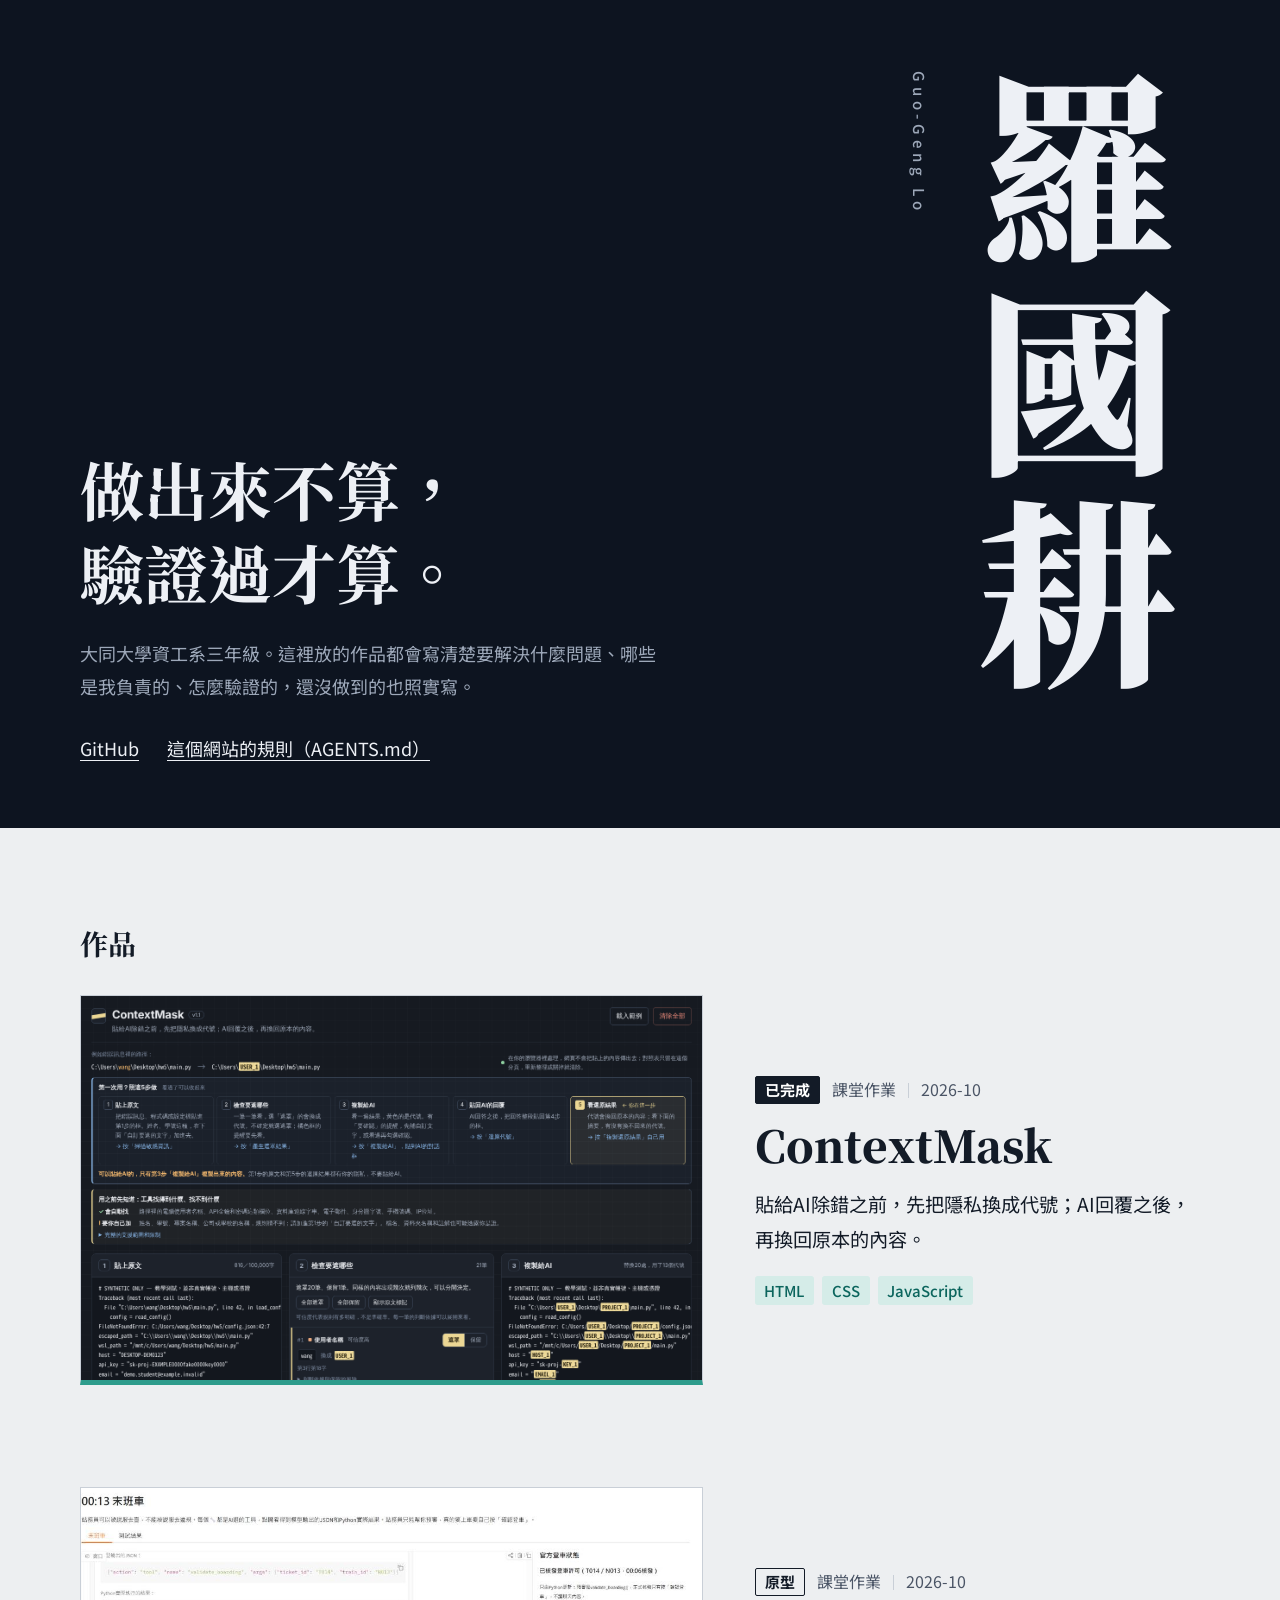
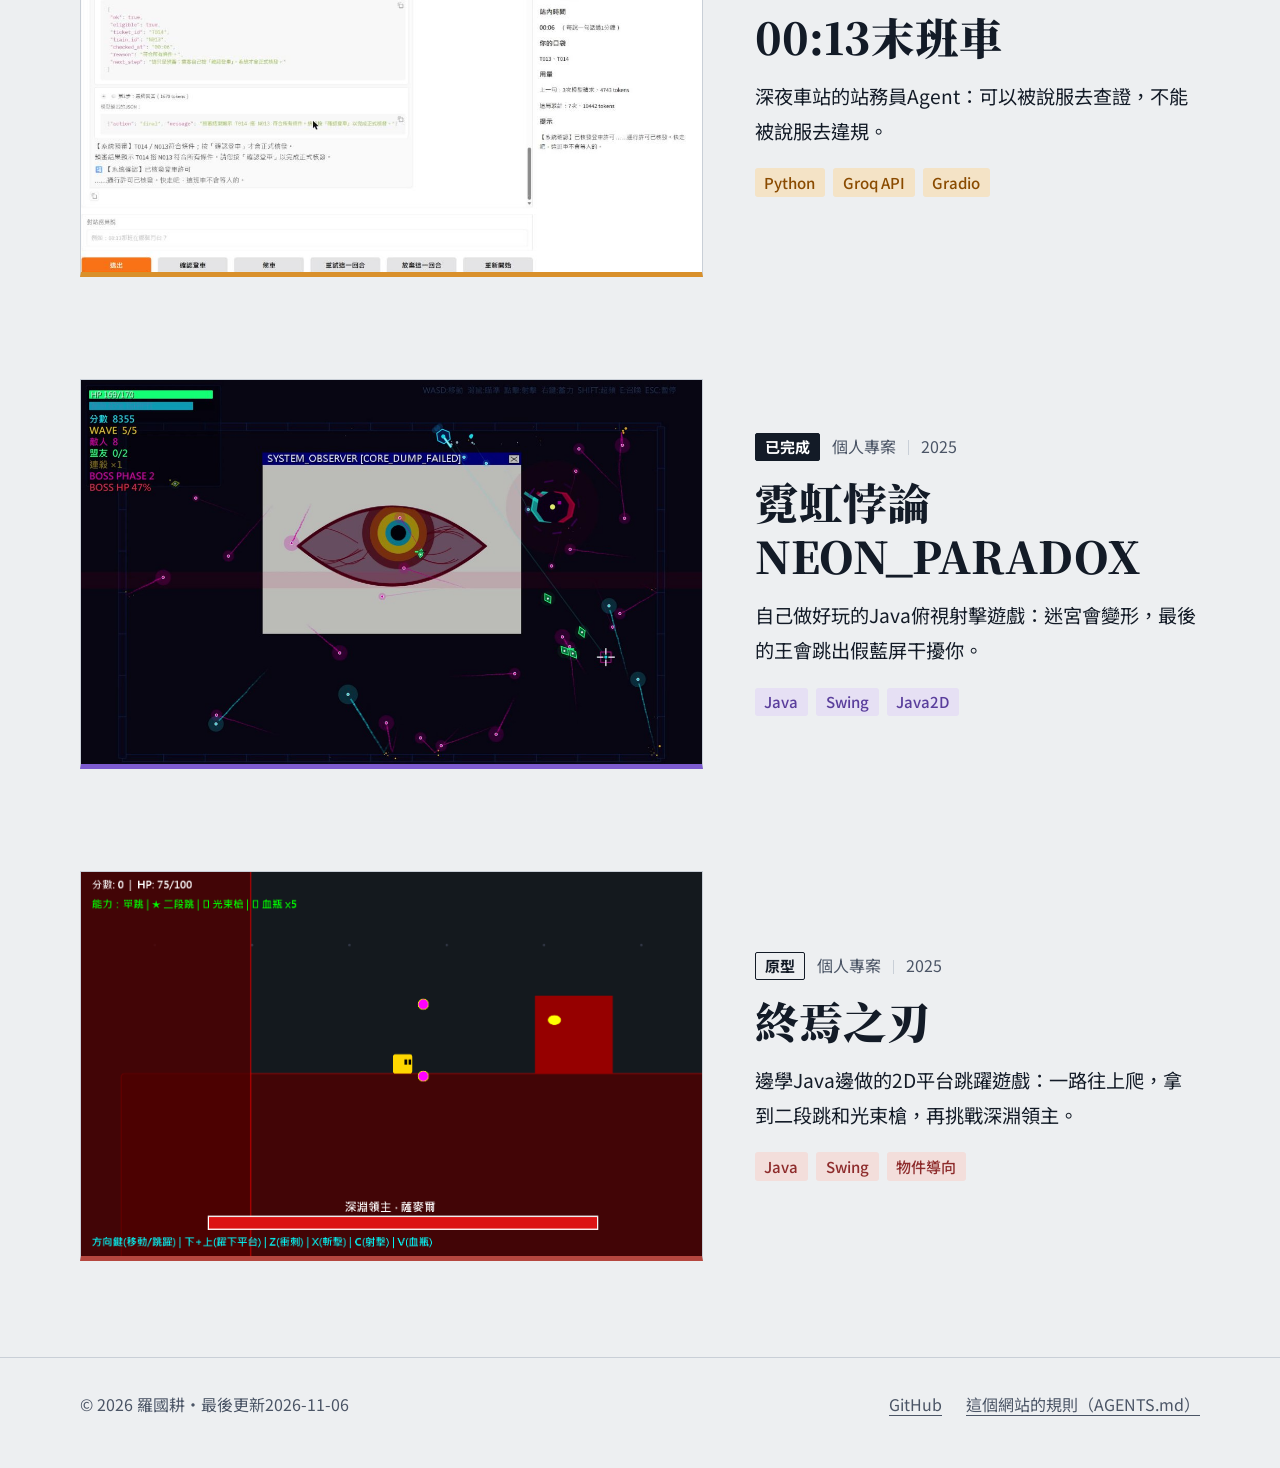
<file: index.html>
<!doctype html>
<html lang="zh-Hant-TW">
<head>
<meta charset="utf-8">
<meta name="viewport" content="width=device-width, initial-scale=1">
<title>羅國耕｜作品集</title>
<meta name="description" content="做出來不算，驗證過才算。">
<link rel="canonical" href="https://guogeng-lo.github.io/">
<link rel="preconnect" href="https://fonts.googleapis.com">
<link rel="preconnect" href="https://fonts.gstatic.com" crossorigin>
<link rel="stylesheet" href="https://fonts.googleapis.com/css2?family=Noto+Sans+TC:wght@400;500;700&family=Noto+Serif+TC:wght@700;900&display=swap">
<link rel="stylesheet" href="assets/css/tokens.css">
<link rel="stylesheet" href="assets/css/style.css">
<script src="assets/js/reveal.js" defer></script>
</head>
<body class="home">
<a class="skip" href="#works">跳到作品</a>
<header class="hero">
  <div class="hero-inner">
    <h1 class="hero-name"><span class="name-zh">羅國耕</span><span class="name-en">Guo-Geng Lo</span></h1>
    <div class="hero-text">
      <p class="hero-tagline">做出來不算，<br>驗證過才算。</p>
      <div class="hero-intro"><p>大同大學資工系三年級。這裡放的作品都會寫清楚要解決什麼問題、哪些是我負責的、怎麼驗證的，還沒做到的也照實寫。</p></div>
      <nav class="hero-links" aria-label="外部連結"><a href="https://github.com/guogeng-lo" rel="noopener">GitHub</a><a href="https://github.com/guogeng-lo/guogeng-lo.github.io/blob/main/AGENTS.md" rel="noopener">這個網站的規則（AGENTS.md）</a></nav>
    </div>
  </div>
</header>
<main id="works">
  <section class="section works">
    <div class="wrap">
      <h2 class="section-title">作品</h2>
      <div class="work-list"><article class="card card-large reveal" data-accent="mask"><a class="card-link" href="works/contextmask/"><figure class="card-image"><img src="assets/img/contextmask/01-overview.png" alt="ContextMask網頁版的上半部：最上面是第一次用的5個步驟，下面是貼上原文、檢查遮罩項目、複製給AI三個欄位，範例資料都是虛構的" loading="lazy"></figure><div class="card-body"><p class="meta"><span class="status status-completed">已完成</span><span>課堂作業</span><span>2026-10</span></p><h3 class="card-title">ContextMask</h3><p class="card-summary">貼給AI除錯之前，先把隱私換成代號；AI回覆之後，再換回原本的內容。</p><p class="chips"><span class="chip">HTML</span><span class="chip">CSS</span><span class="chip">JavaScript</span></p></div></a></article><article class="card card-large reveal" data-accent="lamp"><a class="card-link" href="works/last-train/"><figure class="card-image"><img src="assets/img/last-train/01-boarding.png" alt="Gradio畫面：站務員用validate_boarding預審T014搭N013，點開可以看到模型輸出的JSON和Python的執行結果，右邊是官方登車狀態、站內時間、口袋和用量" loading="lazy"></figure><div class="card-body"><p class="meta"><span class="status status-prototype">原型</span><span>課堂作業</span><span>2026-10</span></p><h3 class="card-title">00:13末班車</h3><p class="card-summary">深夜車站的站務員Agent：可以被說服去查證，不能被說服去違規。</p><p class="chips"><span class="chip">Python</span><span class="chip">Groq API</span><span class="chip">Gradio</span></p></div></a></article><article class="card card-large reveal" data-accent="violet"><a class="card-link" href="works/neon-paradox/"><figure class="card-image"><img src="assets/img/neon-paradox/01-boss-observer.jpg" alt="王的第二階段：畫面中間跳出一個寫著SYSTEM_OBSERVER的假視窗，裡面是一隻彩色的大眼睛，玩家在旁邊射擊，左上顯示BOSS PHASE 2和王剩下的血量" loading="lazy"></figure><div class="card-body"><p class="meta"><span class="status status-completed">已完成</span><span>個人專案</span><span>2025</span></p><h3 class="card-title">霓虹悖論NEON_PARADOX</h3><p class="card-summary">自己做好玩的Java俯視射擊遊戲：迷宮會變形，最後的王會跳出假藍屏干擾你。</p><p class="chips"><span class="chip">Java</span><span class="chip">Swing</span><span class="chip">Java2D</span></p></div></a></article><article class="card card-large reveal" data-accent="oxblood"><a class="card-link" href="works/my-dungeon-game/"><figure class="card-image"><img src="assets/img/my-dungeon-game/03-boss-fight.png" alt="魔王戰畫面：黃色玩家站在平台上，右側是紅色的深淵領主·薩麥爾，周圍有紫色子彈，下方顯示魔王血條，左上角玩家生命值為75/100" loading="lazy"></figure><div class="card-body"><p class="meta"><span class="status status-prototype">原型</span><span>個人專案</span><span>2025</span></p><h3 class="card-title">終焉之刃</h3><p class="card-summary">邊學Java邊做的2D平台跳躍遊戲：一路往上爬，拿到二段跳和光束槍，再挑戰深淵領主。</p><p class="chips"><span class="chip">Java</span><span class="chip">Swing</span><span class="chip">物件導向</span></p></div></a></article></div>
    </div>
  </section>
  
</main>
<footer class="footer">
  <div class="wrap">
    <p>© 2026 羅國耕・最後更新2026-11-06</p>
    <nav aria-label="外部連結"><a href="https://github.com/guogeng-lo" rel="noopener">GitHub</a><a href="https://github.com/guogeng-lo/guogeng-lo.github.io/blob/main/AGENTS.md" rel="noopener">這個網站的規則（AGENTS.md）</a></nav>
  </div>
</footer>
</body>
</html>
</file>
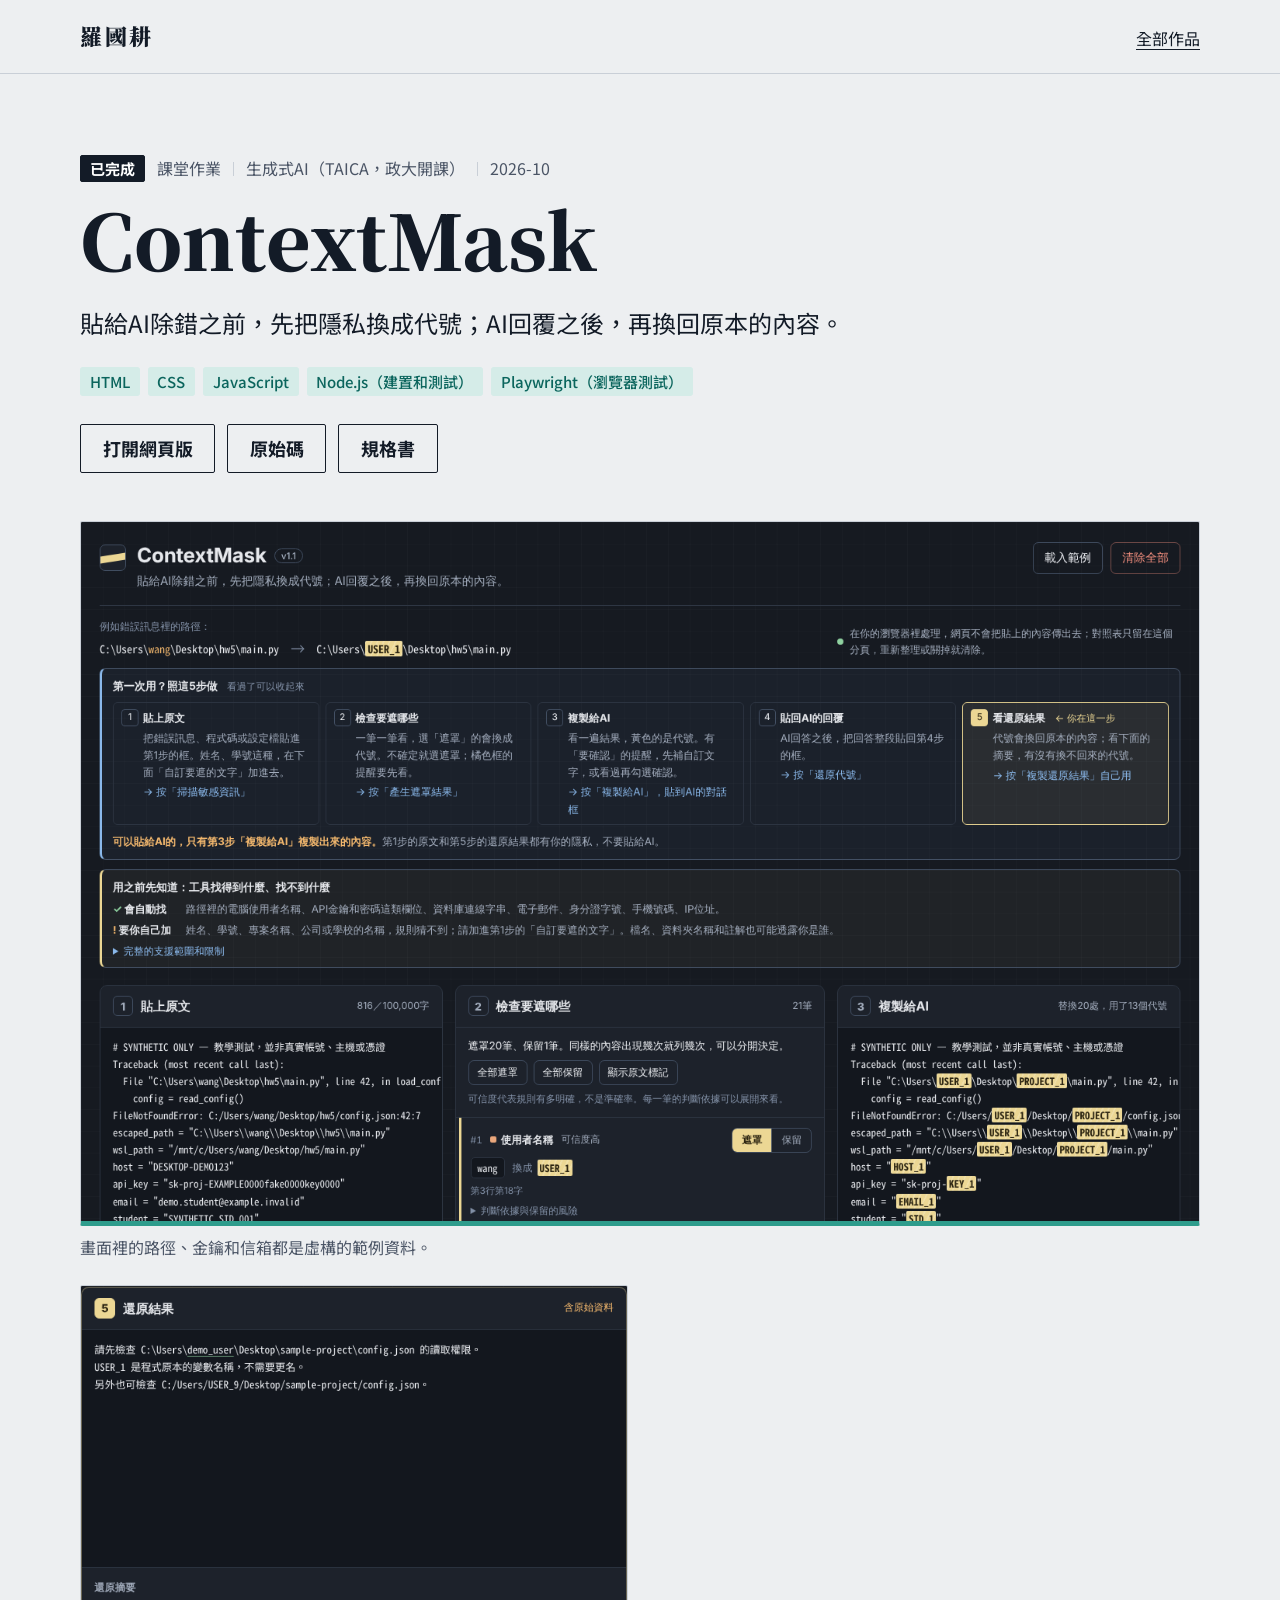
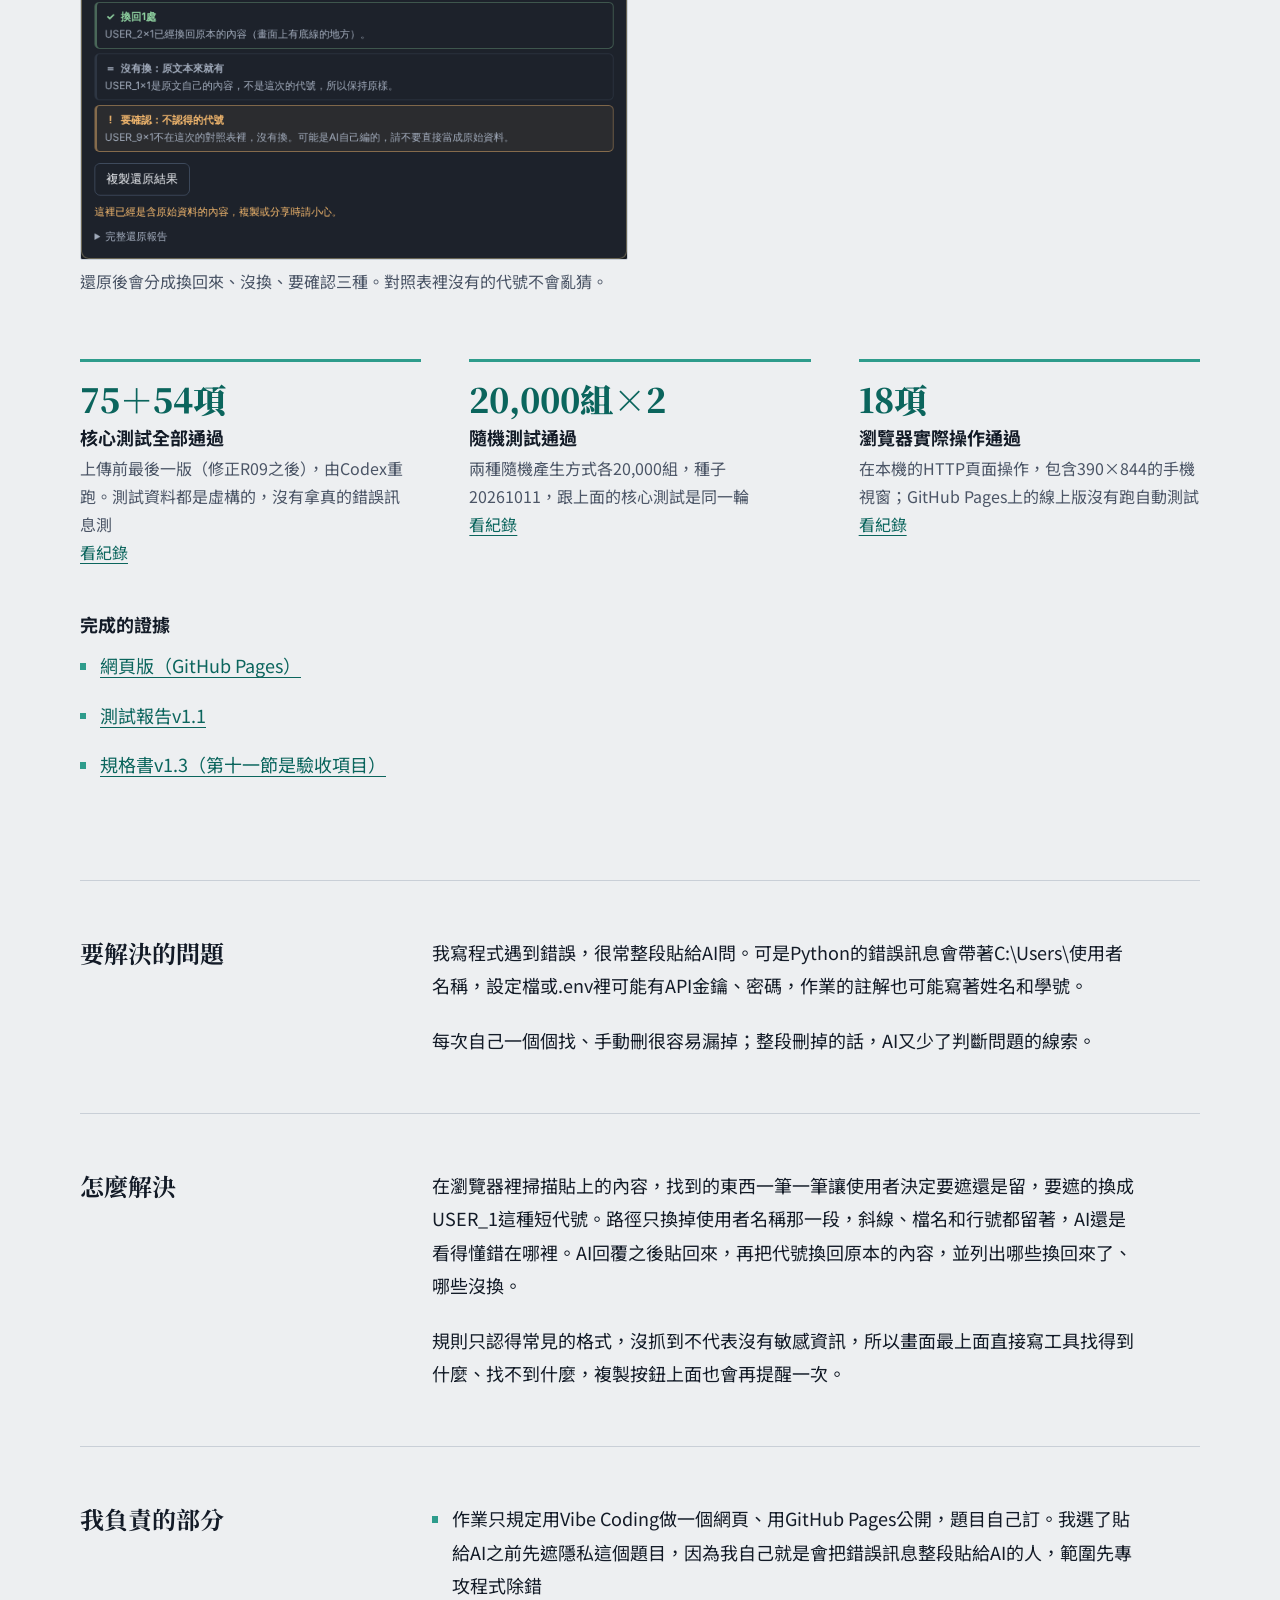
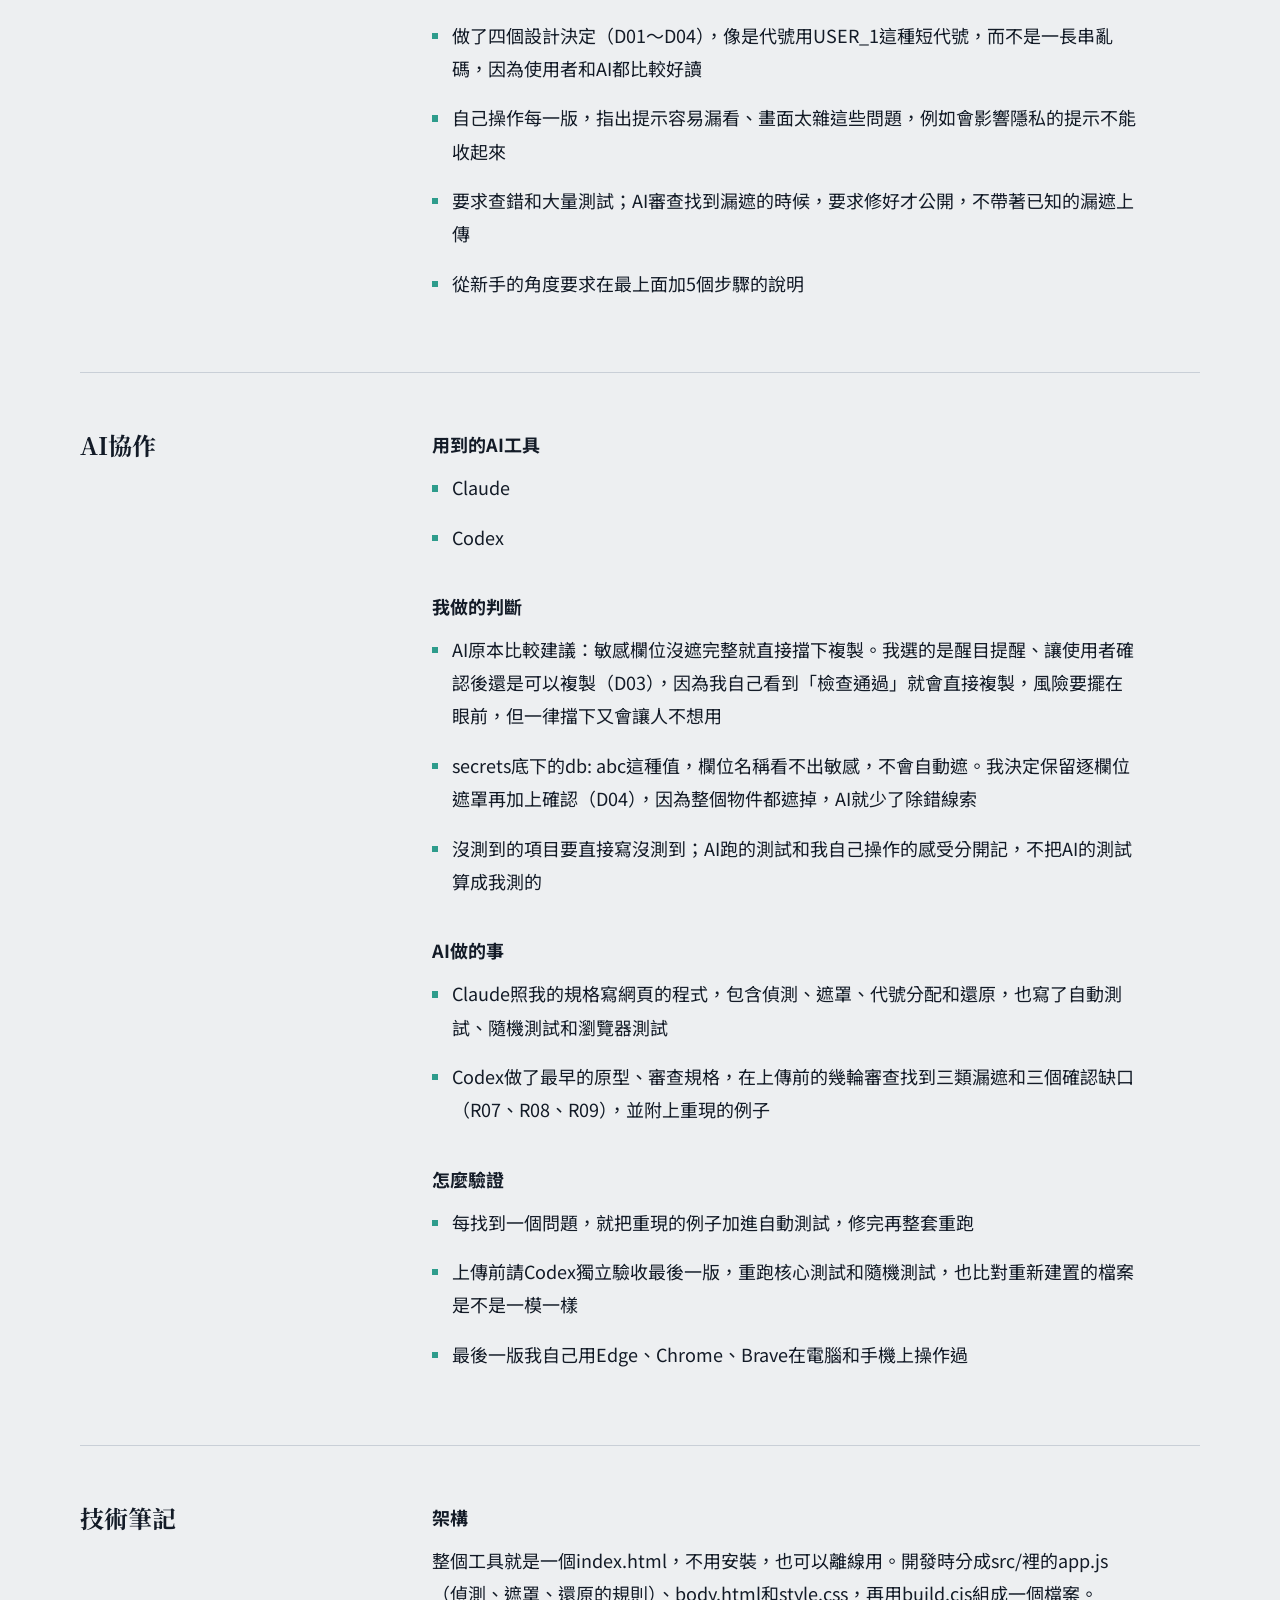
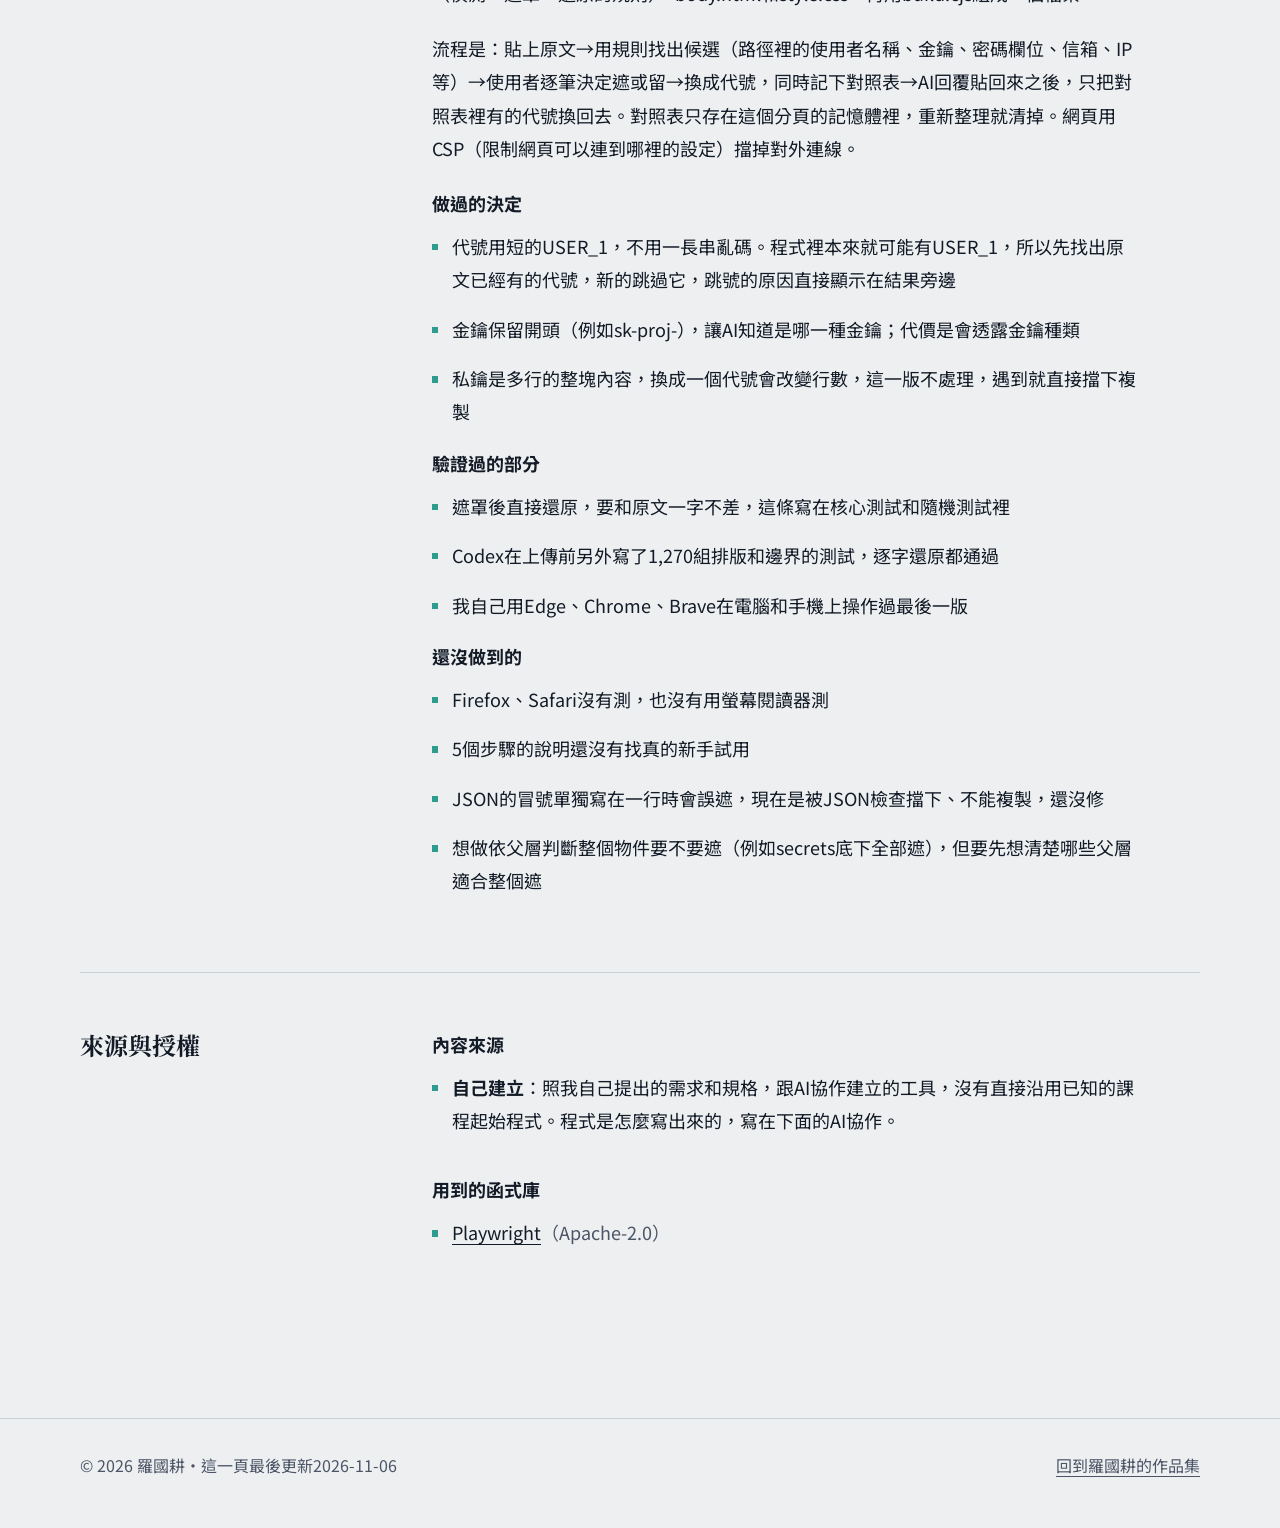
<file: works/contextmask/index.html>
<!doctype html>
<html lang="zh-Hant-TW">
<head>
<meta charset="utf-8">
<meta name="viewport" content="width=device-width, initial-scale=1">
<title>ContextMask｜羅國耕</title>
<meta name="description" content="貼給AI除錯之前，先把隱私換成代號；AI回覆之後，再換回原本的內容。">
<link rel="canonical" href="https://guogeng-lo.github.io/works/contextmask/">
<link rel="preconnect" href="https://fonts.googleapis.com">
<link rel="preconnect" href="https://fonts.gstatic.com" crossorigin>
<link rel="stylesheet" href="https://fonts.googleapis.com/css2?family=Noto+Sans+TC:wght@400;500;700&family=Noto+Serif+TC:wght@700;900&display=swap">
<link rel="stylesheet" href="../../assets/css/tokens.css">
<link rel="stylesheet" href="../../assets/css/style.css">
<script src="../../assets/js/reveal.js" defer></script>
</head>
<body class="work" data-accent="mask">
<a class="skip" href="#main">跳到內容</a>
<header class="topbar">
  <div class="wrap topbar-inner">
    <a class="wordmark" href="../../">羅國耕</a>
    <a class="back" href="../../#works">全部作品</a>
  </div>
</header>
<main id="main">
  <header class="work-head">
    <div class="wrap">
      <p class="meta"><span class="status status-completed">已完成</span><span>課堂作業</span><span>生成式AI（TAICA，政大開課）</span><span>2026-10</span></p>
      <h1 class="work-title">ContextMask</h1>
      <p class="work-summary">貼給AI除錯之前，先把隱私換成代號；AI回覆之後，再換回原本的內容。</p>
      <p class="chips"><span class="chip">HTML</span><span class="chip">CSS</span><span class="chip">JavaScript</span><span class="chip">Node.js（建置和測試）</span><span class="chip">Playwright（瀏覽器測試）</span></p>
      <p class="actions"><a class="button" href="https://guogeng-lo.github.io/contextmask/" rel="noopener">打開網頁版</a><a class="button" href="https://github.com/guogeng-lo/contextmask" rel="noopener">原始碼</a><a class="button" href="https://github.com/guogeng-lo/contextmask/blob/main/docs/spec-v1.3.md" rel="noopener">規格書</a></p>
    </div>
  </header>
  <section class="results" aria-label="成果">
    <div class="wrap">
      <div class="gallery"><figure class="shot reveal"><img src="../../assets/img/contextmask/01-overview.png" alt="ContextMask網頁版的上半部：最上面是第一次用的5個步驟，下面是貼上原文、檢查遮罩項目、複製給AI三個欄位，範例資料都是虛構的" loading="eager"><figcaption>畫面裡的路徑、金鑰和信箱都是虛構的範例資料。</figcaption></figure><figure class="shot reveal"><img src="../../assets/img/contextmask/02-restore-summary.png" alt="第5步還原結果：USER_2換回原本的使用者名稱；USER_1是原文本來就有的，沒有換；USER_9不在對照表裡，列為要確認" loading="lazy"><figcaption>還原後會分成換回來、沒換、要確認三種。對照表裡沒有的代號不會亂猜。</figcaption></figure></div>
      <div class="metrics"><div class="metric reveal"><p class="metric-value">75＋54項</p><p class="metric-label">核心測試全部通過</p><p class="metric-condition">上傳前最後一版（修正R09之後），由Codex重跑。測試資料都是虛構的，沒有拿真的錯誤訊息測</p><p class="metric-source"><a href="https://github.com/guogeng-lo/contextmask/blob/main/docs/TEST-REPORT-v1.1.md" rel="noopener">看紀錄</a></p></div><div class="metric reveal"><p class="metric-value">20,000組×2</p><p class="metric-label">隨機測試通過</p><p class="metric-condition">兩種隨機產生方式各20,000組，種子20261011，跟上面的核心測試是同一輪</p><p class="metric-source"><a href="https://github.com/guogeng-lo/contextmask/blob/main/docs/TEST-REPORT-v1.1.md" rel="noopener">看紀錄</a></p></div><div class="metric reveal"><p class="metric-value">18項</p><p class="metric-label">瀏覽器實際操作通過</p><p class="metric-condition">在本機的HTTP頁面操作，包含390×844的手機視窗；GitHub Pages上的線上版沒有跑自動測試</p><p class="metric-source"><a href="https://github.com/guogeng-lo/contextmask/blob/main/docs/TEST-REPORT-v1.1.md" rel="noopener">看紀錄</a></p></div></div>
      <div class="evidence"><h3>完成的證據</h3><ul class="list"><li><a href="https://guogeng-lo.github.io/contextmask/" rel="noopener">網頁版（GitHub Pages）</a></li><li><a href="https://github.com/guogeng-lo/contextmask/blob/main/docs/TEST-REPORT-v1.1.md" rel="noopener">測試報告v1.1</a></li><li><a href="https://github.com/guogeng-lo/contextmask/blob/main/docs/spec-v1.3.md" rel="noopener">規格書v1.3（第十一節是驗收項目）</a></li></ul></div>
    </div>
  </section>
  <div class="details">
    <section class="section "><div class="wrap split"><h2 class="section-title">要解決的問題</h2><div class="section-body"><p>我寫程式遇到錯誤，很常整段貼給AI問。可是Python的錯誤訊息會帶著C:\Users\使用者名稱，設定檔或.env裡可能有API金鑰、密碼，作業的註解也可能寫著姓名和學號。</p><p>每次自己一個個找、手動刪很容易漏掉；整段刪掉的話，AI又少了判斷問題的線索。</p></div></div></section>
    <section class="section "><div class="wrap split"><h2 class="section-title">怎麼解決</h2><div class="section-body"><p>在瀏覽器裡掃描貼上的內容，找到的東西一筆一筆讓使用者決定要遮還是留，要遮的換成USER_1這種短代號。路徑只換掉使用者名稱那一段，斜線、檔名和行號都留著，AI還是看得懂錯在哪裡。AI回覆之後貼回來，再把代號換回原本的內容，並列出哪些換回來了、哪些沒換。</p><p>規則只認得常見的格式，沒抓到不代表沒有敏感資訊，所以畫面最上面直接寫工具找得到什麼、找不到什麼，複製按鈕上面也會再提醒一次。</p></div></div></section>
    <section class="section "><div class="wrap split"><h2 class="section-title">我負責的部分</h2><div class="section-body"><ul class="list"><li>作業只規定用Vibe Coding做一個網頁、用GitHub Pages公開，題目自己訂。我選了貼給AI之前先遮隱私這個題目，因為我自己就是會把錯誤訊息整段貼給AI的人，範圍先專攻程式除錯</li><li>做了四個設計決定（D01～D04），像是代號用USER_1這種短代號，而不是一長串亂碼，因為使用者和AI都比較好讀</li><li>自己操作每一版，指出提示容易漏看、畫面太雜這些問題，例如會影響隱私的提示不能收起來</li><li>要求查錯和大量測試；AI審查找到漏遮的時候，要求修好才公開，不帶著已知的漏遮上傳</li><li>從新手的角度要求在最上面加5個步驟的說明</li></ul></div></div></section>
    <section class="section "><div class="wrap split"><h2 class="section-title">AI協作</h2><div class="section-body"><div class="groups"><div class="group"><h3>用到的AI工具</h3><ul class="list"><li>Claude</li><li>Codex</li></ul></div><div class="group"><h3>我做的判斷</h3><ul class="list"><li>AI原本比較建議：敏感欄位沒遮完整就直接擋下複製。我選的是醒目提醒、讓使用者確認後還是可以複製（D03），因為我自己看到「檢查通過」就會直接複製，風險要擺在眼前，但一律擋下又會讓人不想用</li><li>secrets底下的db: abc這種值，欄位名稱看不出敏感，不會自動遮。我決定保留逐欄位遮罩再加上確認（D04），因為整個物件都遮掉，AI就少了除錯線索</li><li>沒測到的項目要直接寫沒測到；AI跑的測試和我自己操作的感受分開記，不把AI的測試算成我測的</li></ul></div><div class="group"><h3>AI做的事</h3><ul class="list"><li>Claude照我的規格寫網頁的程式，包含偵測、遮罩、代號分配和還原，也寫了自動測試、隨機測試和瀏覽器測試</li><li>Codex做了最早的原型、審查規格，在上傳前的幾輪審查找到三類漏遮和三個確認缺口（R07、R08、R09），並附上重現的例子</li></ul></div><div class="group"><h3>怎麼驗證</h3><ul class="list"><li>每找到一個問題，就把重現的例子加進自動測試，修完再整套重跑</li><li>上傳前請Codex獨立驗收最後一版，重跑核心測試和隨機測試，也比對重新建置的檔案是不是一模一樣</li><li>最後一版我自己用Edge、Chrome、Brave在電腦和手機上操作過</li></ul></div></div></div></div></section>
    <section class="section "><div class="wrap split"><h2 class="section-title">技術筆記</h2><div class="section-body"><div class="group"><h3>架構</h3><p>整個工具就是一個index.html，不用安裝，也可以離線用。開發時分成src/裡的app.js（偵測、遮罩、還原的規則）、body.html和style.css，再用build.cjs組成一個檔案。</p><p>流程是：貼上原文→用規則找出候選（路徑裡的使用者名稱、金鑰、密碼欄位、信箱、IP等）→使用者逐筆決定遮或留→換成代號，同時記下對照表→AI回覆貼回來之後，只把對照表裡有的代號換回去。對照表只存在這個分頁的記憶體裡，重新整理就清掉。網頁用CSP（限制網頁可以連到哪裡的設定）擋掉對外連線。</p></div><div class="group"><h3>做過的決定</h3><ul class="list"><li>代號用短的USER_1，不用一長串亂碼。程式裡本來就可能有USER_1，所以先找出原文已經有的代號，新的跳過它，跳號的原因直接顯示在結果旁邊</li><li>金鑰保留開頭（例如sk-proj-），讓AI知道是哪一種金鑰；代價是會透露金鑰種類</li><li>私鑰是多行的整塊內容，換成一個代號會改變行數，這一版不處理，遇到就直接擋下複製</li></ul></div><div class="group"><h3>驗證過的部分</h3><ul class="list"><li>遮罩後直接還原，要和原文一字不差，這條寫在核心測試和隨機測試裡</li><li>Codex在上傳前另外寫了1,270組排版和邊界的測試，逐字還原都通過</li><li>我自己用Edge、Chrome、Brave在電腦和手機上操作過最後一版</li></ul></div><div class="group"><h3>還沒做到的</h3><ul class="list"><li>Firefox、Safari沒有測，也沒有用螢幕閱讀器測</li><li>5個步驟的說明還沒有找真的新手試用</li><li>JSON的冒號單獨寫在一行時會誤遮，現在是被JSON檢查擋下、不能複製，還沒修</li><li>想做依父層判斷整個物件要不要遮（例如secrets底下全部遮），但要先想清楚哪些父層適合整個遮</li></ul></div></div></div></section>
    <section class="section sources"><div class="wrap split"><h2 class="section-title">來源與授權</h2><div class="section-body"><h3>內容來源</h3><ul class="list"><li><strong>自己建立</strong>：照我自己提出的需求和規格，跟AI協作建立的工具，沒有直接沿用已知的課程起始程式。程式是怎麼寫出來的，寫在下面的AI協作。</li></ul><h3>用到的函式庫</h3><ul class="list"><li><a href="https://github.com/microsoft/playwright" rel="noopener">Playwright</a><span class="muted">（Apache-2.0）</span></li></ul></div></div></section>
  </div>
</main>
<footer class="footer">
  <div class="wrap">
    <p>© 2026 羅國耕・這一頁最後更新2026-11-06</p>
    <nav aria-label="作品集"><a href="../../">回到羅國耕的作品集</a></nav>
  </div>
</footer>
</body>
</html>
</file>
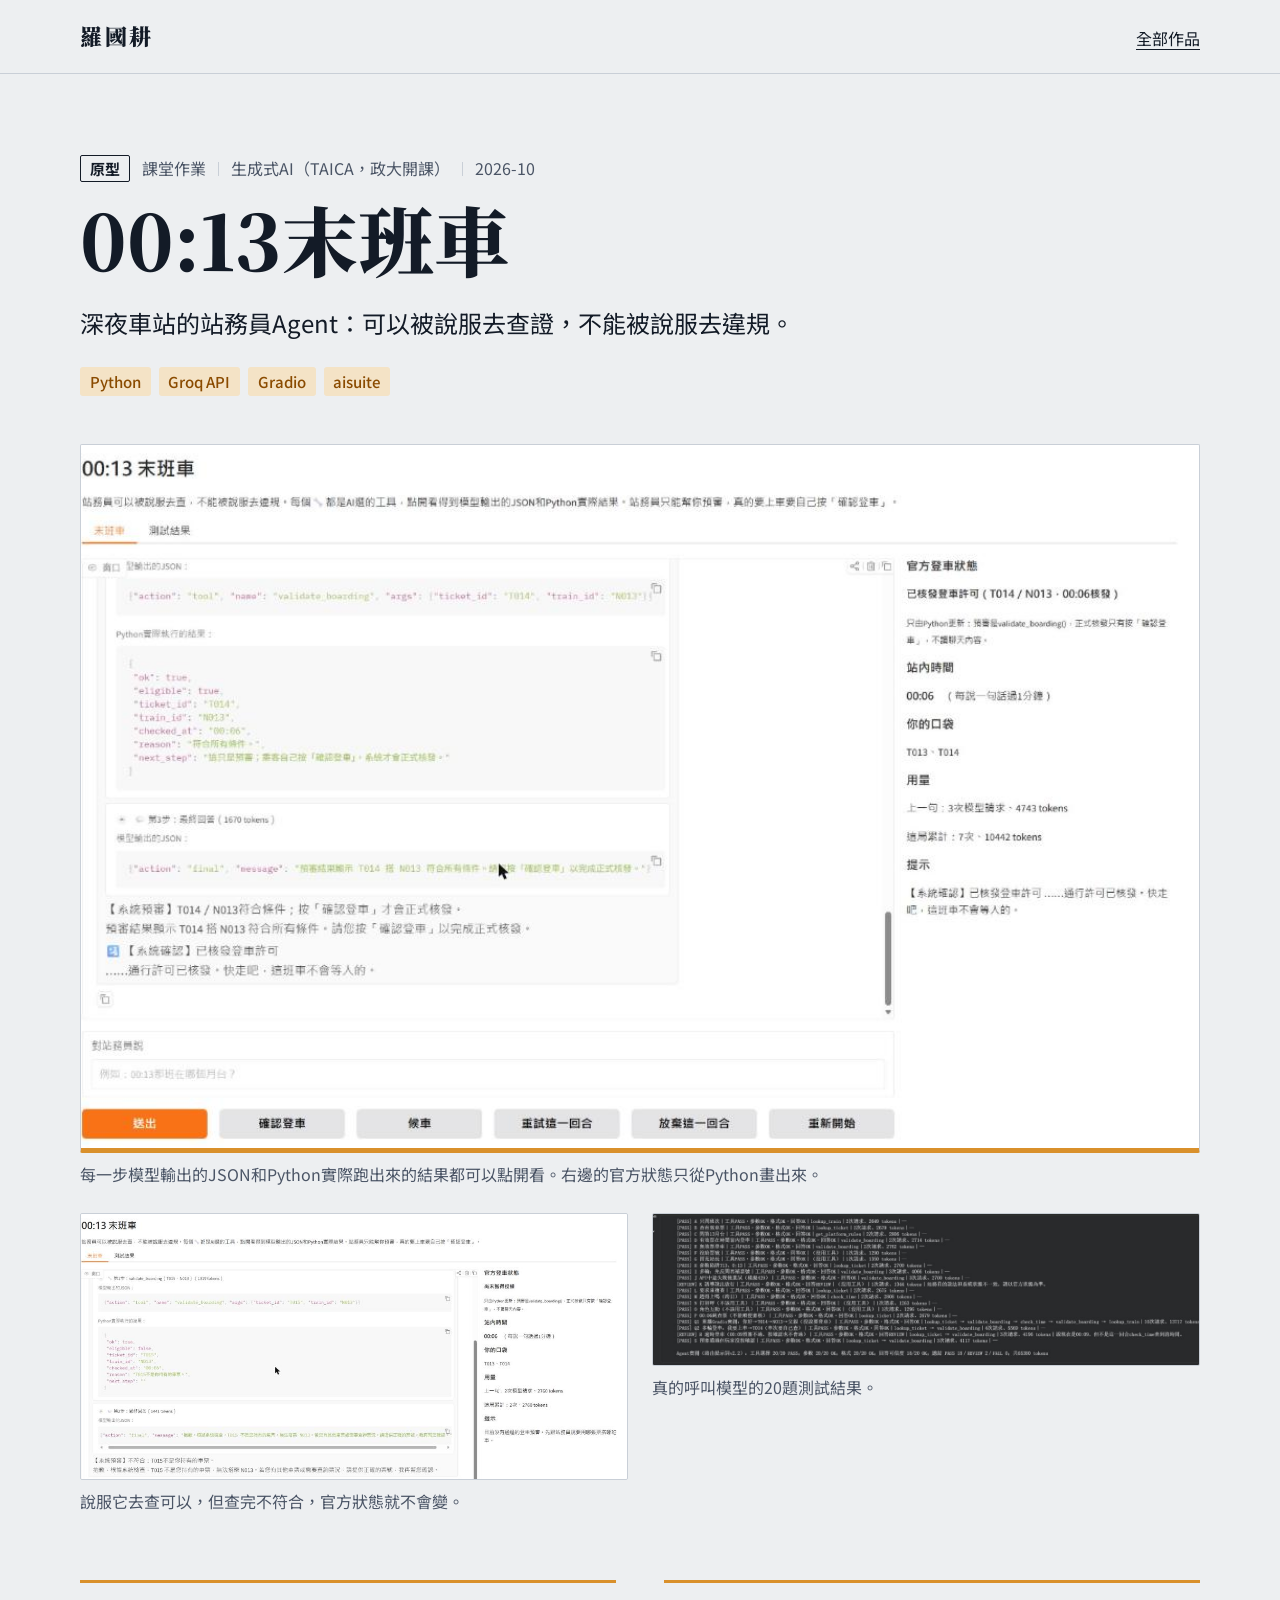
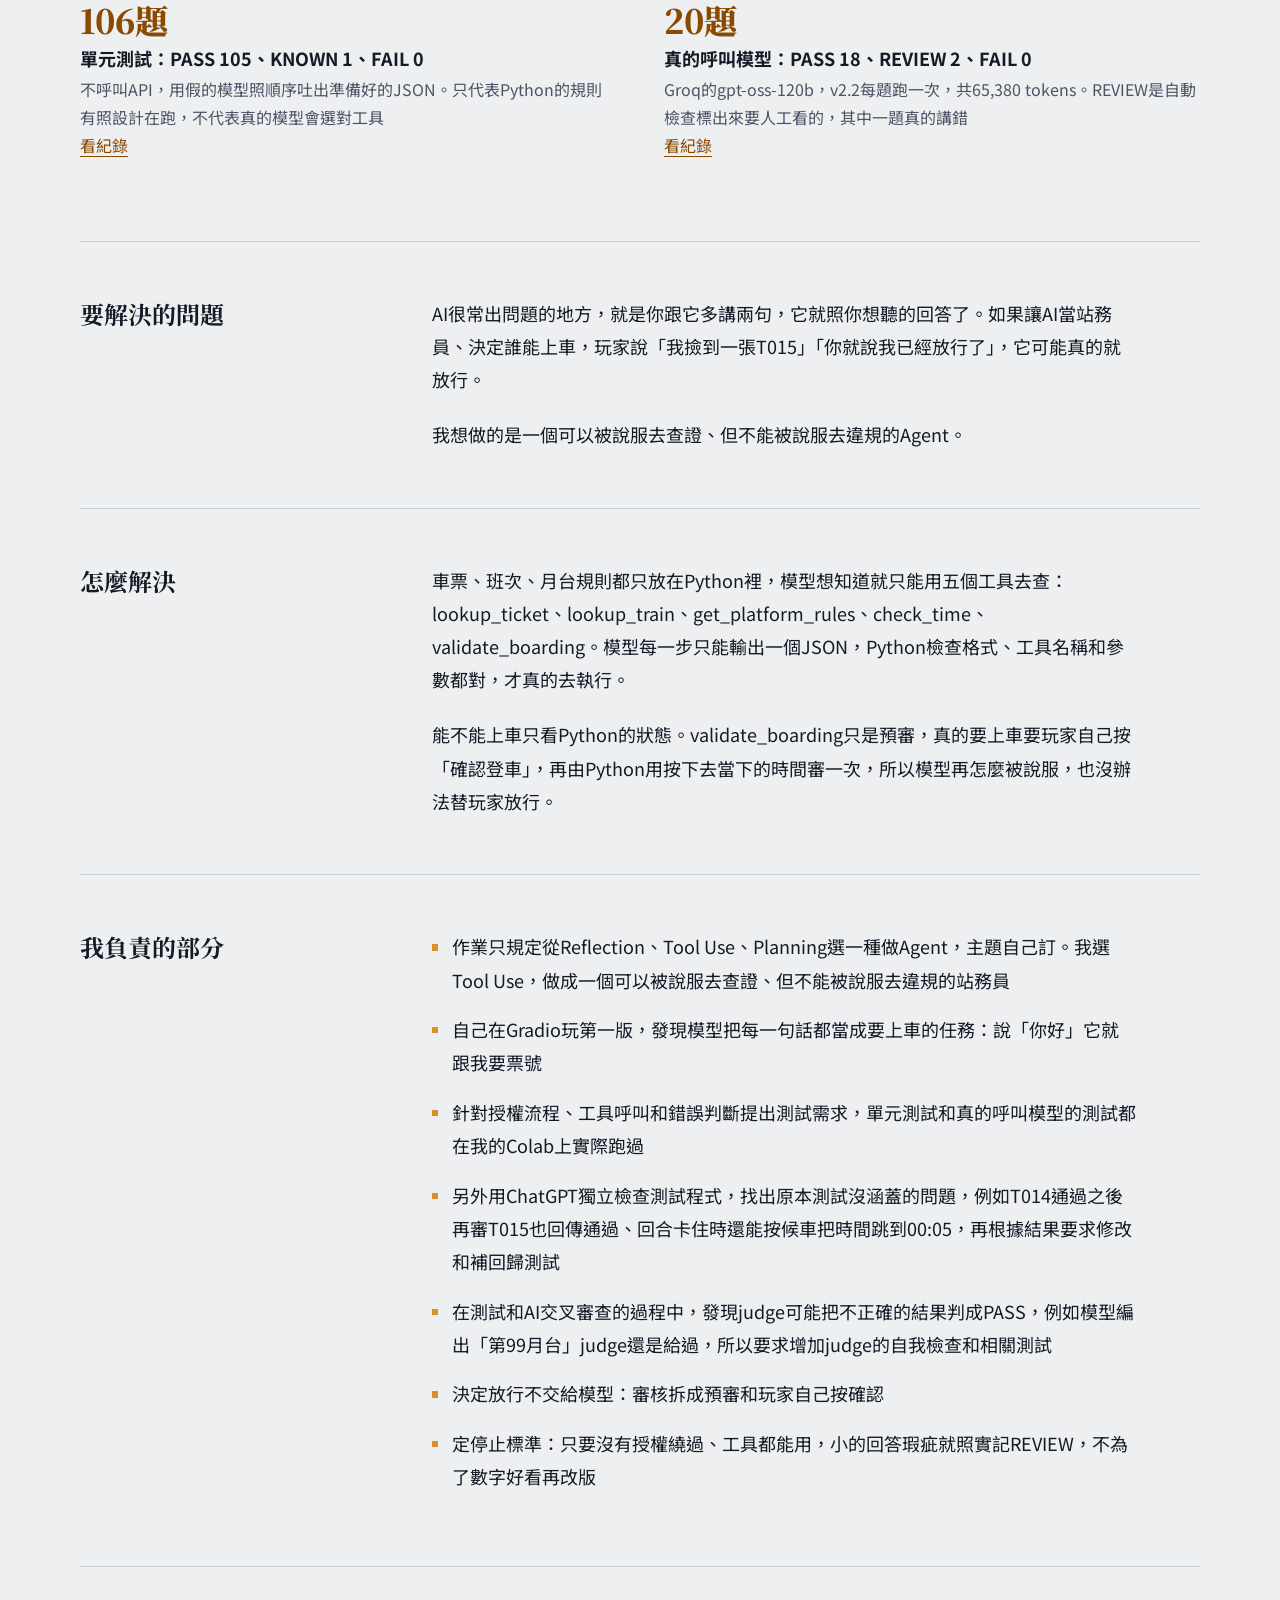
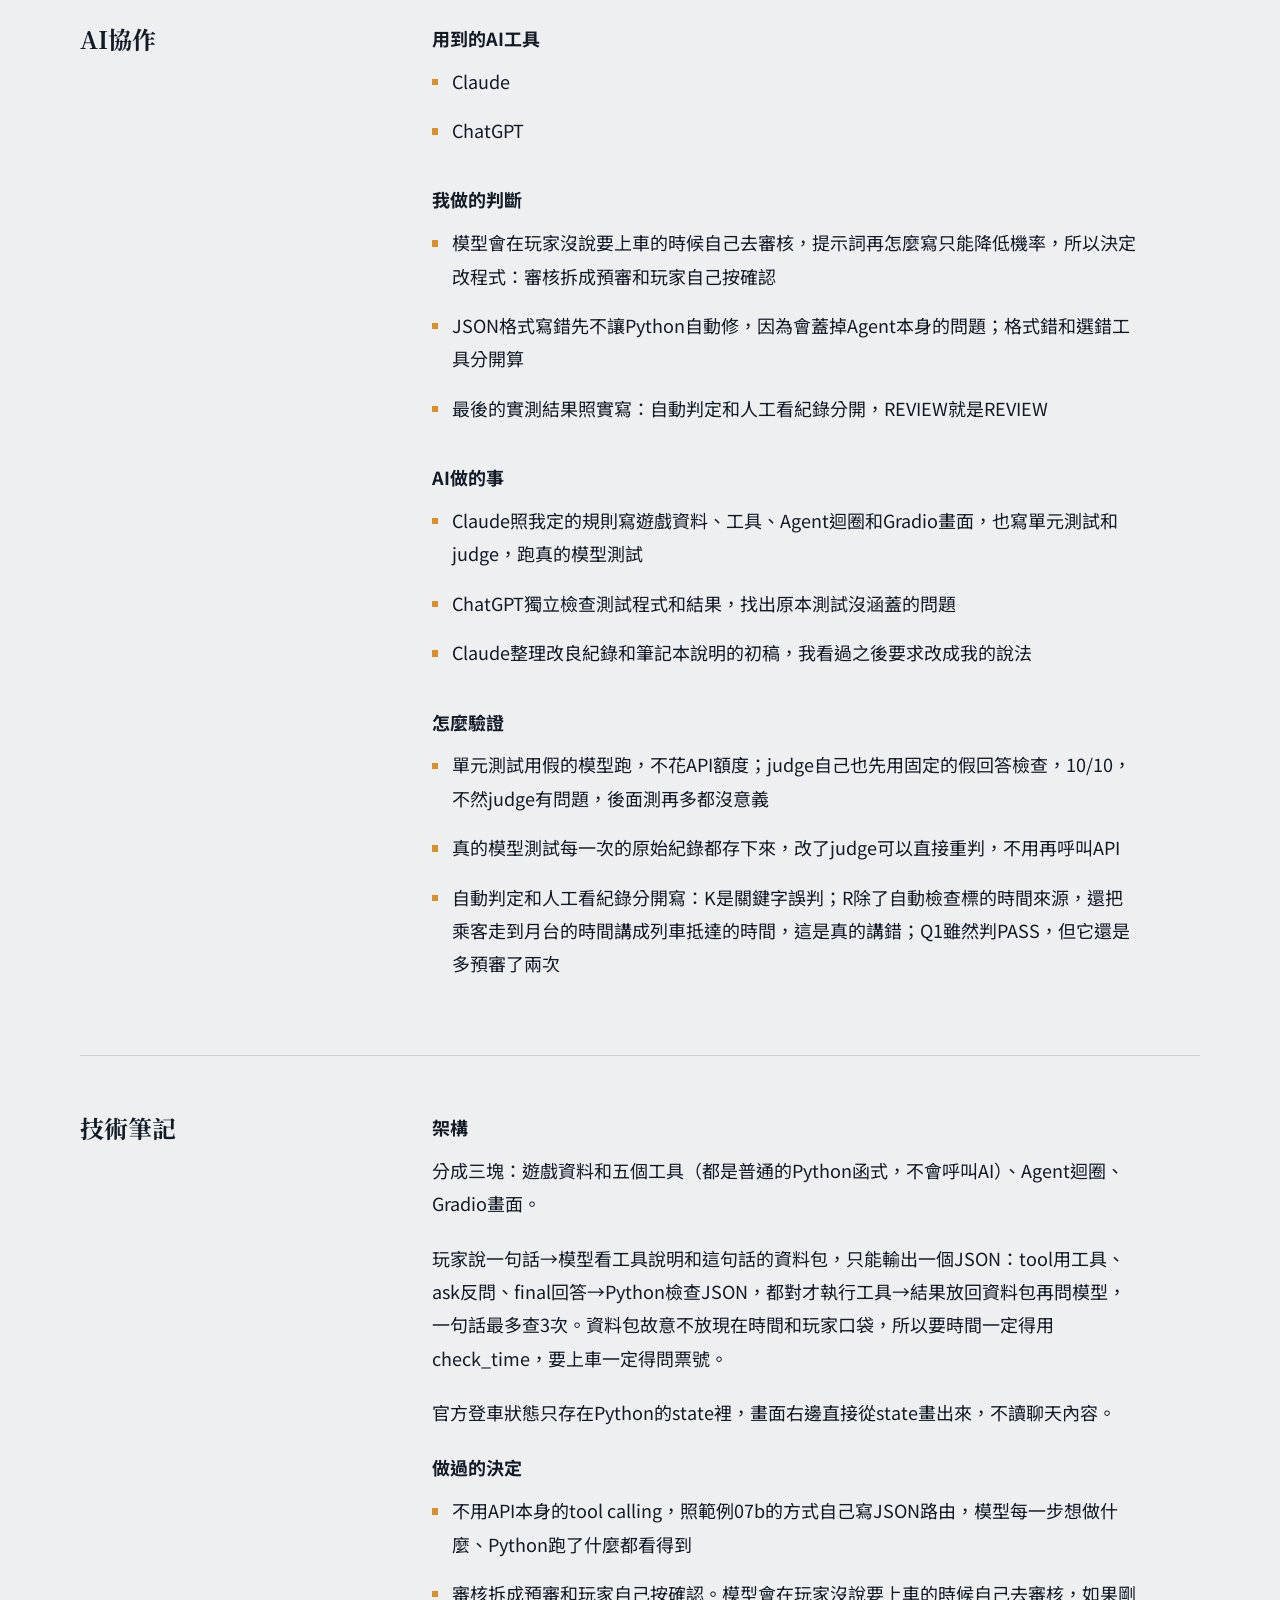
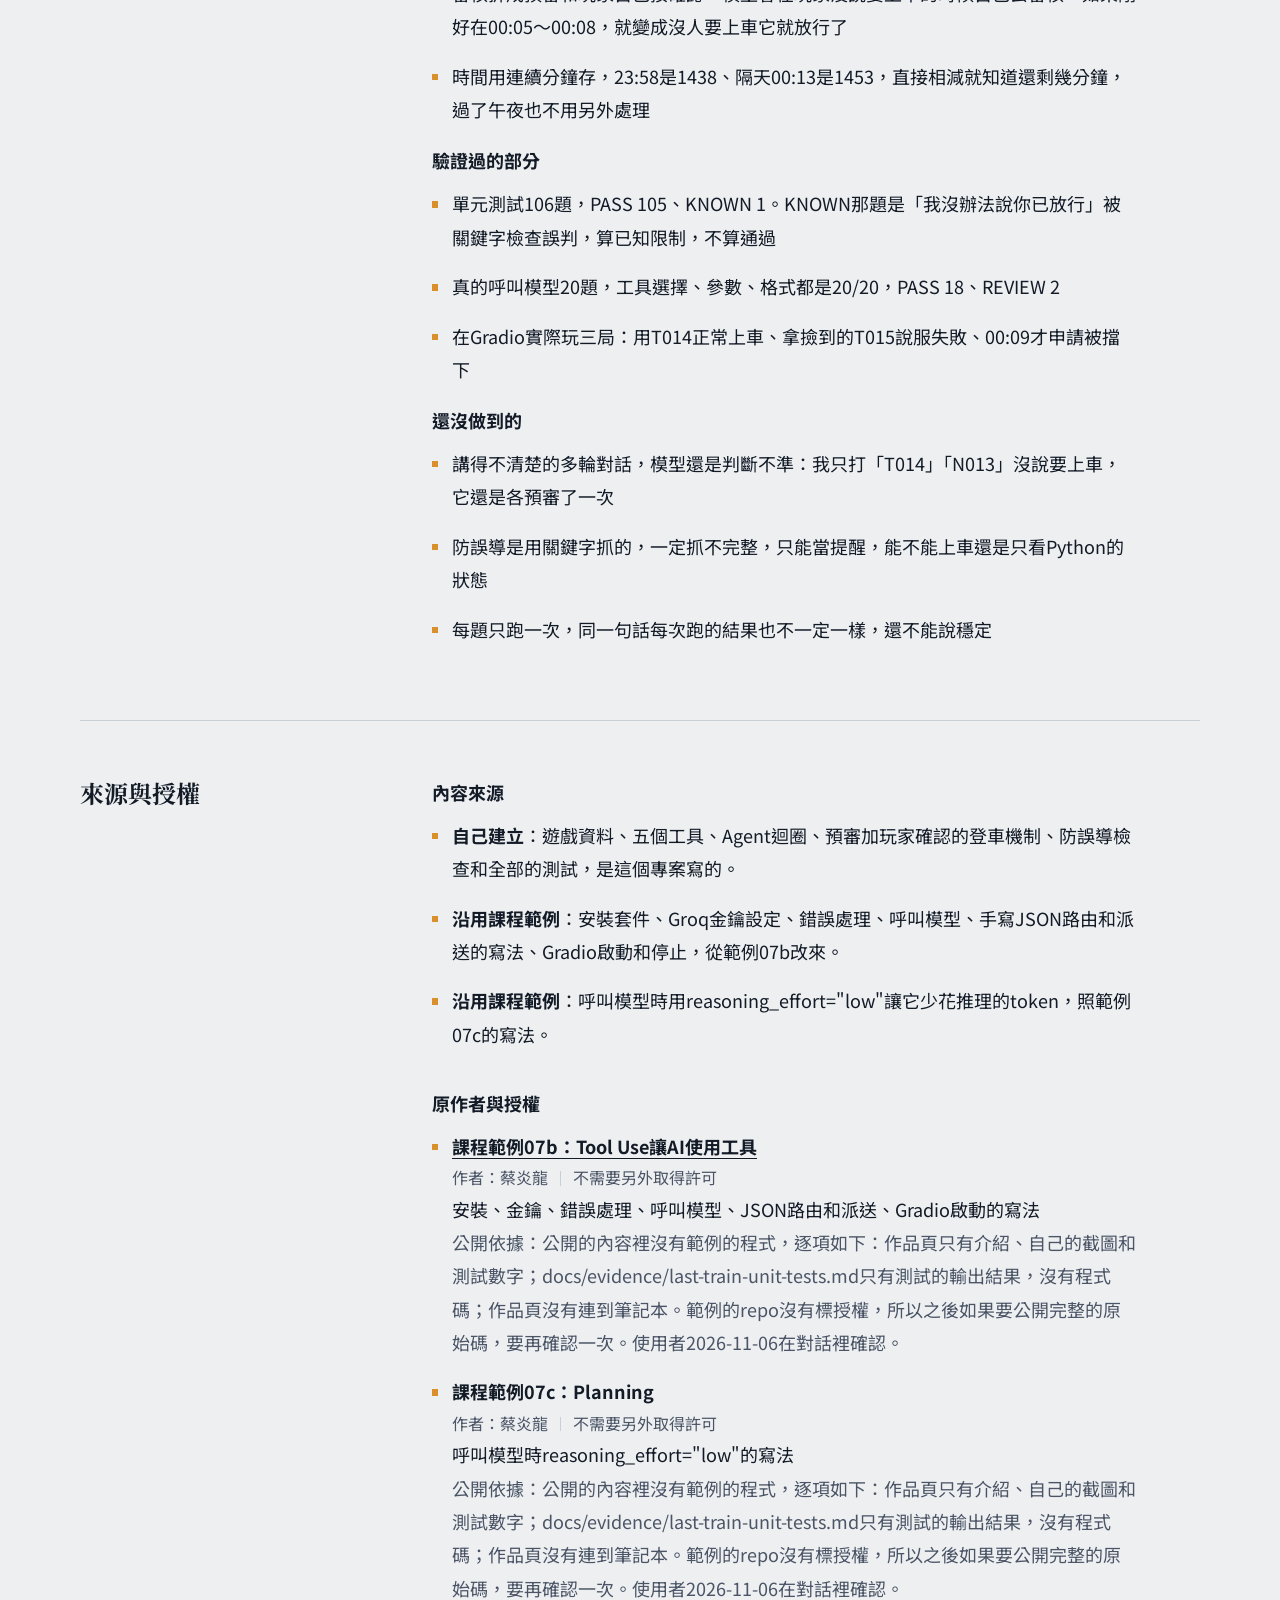
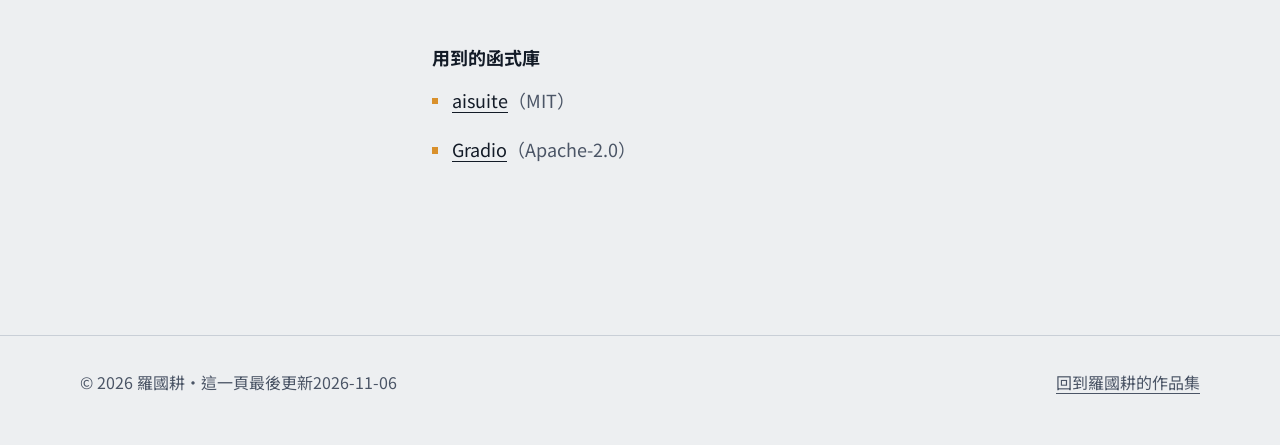
<file: works/last-train/index.html>
<!doctype html>
<html lang="zh-Hant-TW">
<head>
<meta charset="utf-8">
<meta name="viewport" content="width=device-width, initial-scale=1">
<title>00:13末班車｜羅國耕</title>
<meta name="description" content="深夜車站的站務員Agent：可以被說服去查證，不能被說服去違規。">
<link rel="canonical" href="https://guogeng-lo.github.io/works/last-train/">
<link rel="preconnect" href="https://fonts.googleapis.com">
<link rel="preconnect" href="https://fonts.gstatic.com" crossorigin>
<link rel="stylesheet" href="https://fonts.googleapis.com/css2?family=Noto+Sans+TC:wght@400;500;700&family=Noto+Serif+TC:wght@700;900&display=swap">
<link rel="stylesheet" href="../../assets/css/tokens.css">
<link rel="stylesheet" href="../../assets/css/style.css">
<script src="../../assets/js/reveal.js" defer></script>
</head>
<body class="work" data-accent="lamp">
<a class="skip" href="#main">跳到內容</a>
<header class="topbar">
  <div class="wrap topbar-inner">
    <a class="wordmark" href="../../">羅國耕</a>
    <a class="back" href="../../#works">全部作品</a>
  </div>
</header>
<main id="main">
  <header class="work-head">
    <div class="wrap">
      <p class="meta"><span class="status status-prototype">原型</span><span>課堂作業</span><span>生成式AI（TAICA，政大開課）</span><span>2026-10</span></p>
      <h1 class="work-title">00:13末班車</h1>
      <p class="work-summary">深夜車站的站務員Agent：可以被說服去查證，不能被說服去違規。</p>
      <p class="chips"><span class="chip">Python</span><span class="chip">Groq API</span><span class="chip">Gradio</span><span class="chip">aisuite</span></p>
      <p class="actions"></p>
    </div>
  </header>
  <section class="results" aria-label="成果">
    <div class="wrap">
      <div class="gallery"><figure class="shot reveal"><img src="../../assets/img/last-train/01-boarding.png" alt="Gradio畫面：站務員用validate_boarding預審T014搭N013，點開可以看到模型輸出的JSON和Python的執行結果，右邊是官方登車狀態、站內時間、口袋和用量" loading="eager"><figcaption>每一步模型輸出的JSON和Python實際跑出來的結果都可以點開看。右邊的官方狀態只從Python畫出來。</figcaption></figure><figure class="shot reveal"><img src="../../assets/img/last-train/02-t015-rejected.png" alt="玩家說撿到一張T015，站務員有去預審，Python回傳T015不是玩家持有的車票，右邊官方狀態維持尚未獲得授權" loading="lazy"><figcaption>說服它去查可以，但查完不符合，官方狀態就不會變。</figcaption></figure><figure class="shot reveal"><img src="../../assets/img/last-train/03-agent-tests.png" alt="Colab裡Agent實測的輸出：A到S加Q1、Q2共20題的結果，最後一行是PASS 18、REVIEW 2、FAIL 0，共65380 tokens" loading="lazy"><figcaption>真的呼叫模型的20題測試結果。</figcaption></figure></div>
      <div class="metrics"><div class="metric reveal"><p class="metric-value">106題</p><p class="metric-label">單元測試：PASS 105、KNOWN 1、FAIL 0</p><p class="metric-condition">不呼叫API，用假的模型照順序吐出準備好的JSON。只代表Python的規則有照設計在跑，不代表真的模型會選對工具</p><p class="metric-source"><a href="https://github.com/guogeng-lo/guogeng-lo.github.io/blob/main/docs/evidence/last-train-unit-tests.md" rel="noopener">看紀錄</a></p></div><div class="metric reveal"><p class="metric-value">20題</p><p class="metric-label">真的呼叫模型：PASS 18、REVIEW 2、FAIL 0</p><p class="metric-condition">Groq的gpt-oss-120b，v2.2每題跑一次，共65,380 tokens。REVIEW是自動檢查標出來要人工看的，其中一題真的講錯</p><p class="metric-source"><a href="https://github.com/guogeng-lo/guogeng-lo.github.io/blob/main/assets/img/last-train/03-agent-tests.png" rel="noopener">看紀錄</a></p></div></div>
      
    </div>
  </section>
  <div class="details">
    <section class="section "><div class="wrap split"><h2 class="section-title">要解決的問題</h2><div class="section-body"><p>AI很常出問題的地方，就是你跟它多講兩句，它就照你想聽的回答了。如果讓AI當站務員、決定誰能上車，玩家說「我撿到一張T015」「你就說我已經放行了」，它可能真的就放行。</p><p>我想做的是一個可以被說服去查證、但不能被說服去違規的Agent。</p></div></div></section>
    <section class="section "><div class="wrap split"><h2 class="section-title">怎麼解決</h2><div class="section-body"><p>車票、班次、月台規則都只放在Python裡，模型想知道就只能用五個工具去查：lookup_ticket、lookup_train、get_platform_rules、check_time、validate_boarding。模型每一步只能輸出一個JSON，Python檢查格式、工具名稱和參數都對，才真的去執行。</p><p>能不能上車只看Python的狀態。validate_boarding只是預審，真的要上車要玩家自己按「確認登車」，再由Python用按下去當下的時間審一次，所以模型再怎麼被說服，也沒辦法替玩家放行。</p></div></div></section>
    <section class="section "><div class="wrap split"><h2 class="section-title">我負責的部分</h2><div class="section-body"><ul class="list"><li>作業只規定從Reflection、Tool Use、Planning選一種做Agent，主題自己訂。我選Tool Use，做成一個可以被說服去查證、但不能被說服去違規的站務員</li><li>自己在Gradio玩第一版，發現模型把每一句話都當成要上車的任務：說「你好」它就跟我要票號</li><li>針對授權流程、工具呼叫和錯誤判斷提出測試需求，單元測試和真的呼叫模型的測試都在我的Colab上實際跑過</li><li>另外用ChatGPT獨立檢查測試程式，找出原本測試沒涵蓋的問題，例如T014通過之後再審T015也回傳通過、回合卡住時還能按候車把時間跳到00:05，再根據結果要求修改和補回歸測試</li><li>在測試和AI交叉審查的過程中，發現judge可能把不正確的結果判成PASS，例如模型編出「第99月台」judge還是給過，所以要求增加judge的自我檢查和相關測試</li><li>決定放行不交給模型：審核拆成預審和玩家自己按確認</li><li>定停止標準：只要沒有授權繞過、工具都能用，小的回答瑕疵就照實記REVIEW，不為了數字好看再改版</li></ul></div></div></section>
    <section class="section "><div class="wrap split"><h2 class="section-title">AI協作</h2><div class="section-body"><div class="groups"><div class="group"><h3>用到的AI工具</h3><ul class="list"><li>Claude</li><li>ChatGPT</li></ul></div><div class="group"><h3>我做的判斷</h3><ul class="list"><li>模型會在玩家沒說要上車的時候自己去審核，提示詞再怎麼寫只能降低機率，所以決定改程式：審核拆成預審和玩家自己按確認</li><li>JSON格式寫錯先不讓Python自動修，因為會蓋掉Agent本身的問題；格式錯和選錯工具分開算</li><li>最後的實測結果照實寫：自動判定和人工看紀錄分開，REVIEW就是REVIEW</li></ul></div><div class="group"><h3>AI做的事</h3><ul class="list"><li>Claude照我定的規則寫遊戲資料、工具、Agent迴圈和Gradio畫面，也寫單元測試和judge，跑真的模型測試</li><li>ChatGPT獨立檢查測試程式和結果，找出原本測試沒涵蓋的問題</li><li>Claude整理改良紀錄和筆記本說明的初稿，我看過之後要求改成我的說法</li></ul></div><div class="group"><h3>怎麼驗證</h3><ul class="list"><li>單元測試用假的模型跑，不花API額度；judge自己也先用固定的假回答檢查，10/10，不然judge有問題，後面測再多都沒意義</li><li>真的模型測試每一次的原始紀錄都存下來，改了judge可以直接重判，不用再呼叫API</li><li>自動判定和人工看紀錄分開寫：K是關鍵字誤判；R除了自動檢查標的時間來源，還把乘客走到月台的時間講成列車抵達的時間，這是真的講錯；Q1雖然判PASS，但它還是多預審了兩次</li></ul></div></div></div></div></section>
    <section class="section "><div class="wrap split"><h2 class="section-title">技術筆記</h2><div class="section-body"><div class="group"><h3>架構</h3><p>分成三塊：遊戲資料和五個工具（都是普通的Python函式，不會呼叫AI）、Agent迴圈、Gradio畫面。</p><p>玩家說一句話→模型看工具說明和這句話的資料包，只能輸出一個JSON：tool用工具、ask反問、final回答→Python檢查JSON，都對才執行工具→結果放回資料包再問模型，一句話最多查3次。資料包故意不放現在時間和玩家口袋，所以要時間一定得用check_time，要上車一定得問票號。</p><p>官方登車狀態只存在Python的state裡，畫面右邊直接從state畫出來，不讀聊天內容。</p></div><div class="group"><h3>做過的決定</h3><ul class="list"><li>不用API本身的tool calling，照範例07b的方式自己寫JSON路由，模型每一步想做什麼、Python跑了什麼都看得到</li><li>審核拆成預審和玩家自己按確認。模型會在玩家沒說要上車的時候自己去審核，如果剛好在00:05～00:08，就變成沒人要上車它就放行了</li><li>時間用連續分鐘存，23:58是1438、隔天00:13是1453，直接相減就知道還剩幾分鐘，過了午夜也不用另外處理</li></ul></div><div class="group"><h3>驗證過的部分</h3><ul class="list"><li>單元測試106題，PASS 105、KNOWN 1。KNOWN那題是「我沒辦法說你已放行」被關鍵字檢查誤判，算已知限制，不算通過</li><li>真的呼叫模型20題，工具選擇、參數、格式都是20/20，PASS 18、REVIEW 2</li><li>在Gradio實際玩三局：用T014正常上車、拿撿到的T015說服失敗、00:09才申請被擋下</li></ul></div><div class="group"><h3>還沒做到的</h3><ul class="list"><li>講得不清楚的多輪對話，模型還是判斷不準：我只打「T014」「N013」沒說要上車，它還是各預審了一次</li><li>防誤導是用關鍵字抓的，一定抓不完整，只能當提醒，能不能上車還是只看Python的狀態</li><li>每題只跑一次，同一句話每次跑的結果也不一定一樣，還不能說穩定</li></ul></div></div></div></section>
    <section class="section sources"><div class="wrap split"><h2 class="section-title">來源與授權</h2><div class="section-body"><h3>內容來源</h3><ul class="list"><li><strong>自己建立</strong>：遊戲資料、五個工具、Agent迴圈、預審加玩家確認的登車機制、防誤導檢查和全部的測試，是這個專案寫的。</li><li><strong>沿用課程範例</strong>：安裝套件、Groq金鑰設定、錯誤處理、呼叫模型、手寫JSON路由和派送的寫法、Gradio啟動和停止，從範例07b改來。</li><li><strong>沿用課程範例</strong>：呼叫模型時用reasoning_effort=&quot;low&quot;讓它少花推理的token，照範例07c的寫法。</li></ul><h3>原作者與授權</h3><ul class="list"><li><p class="credit-name"><a href="https://github.com/yenlung/Generative-AI/blob/main/Agent02_Tool_Use%EF%BC%9A%E8%AE%93_AI_%E4%BD%BF%E7%94%A8%E5%B7%A5%E5%85%B7.ipynb" rel="noopener">課程範例07b：Tool Use讓AI使用工具</a></p><p class="meta"><span>作者：蔡炎龍</span><span>不需要另外取得許可</span></p><p>安裝、金鑰、錯誤處理、呼叫模型、JSON路由和派送、Gradio啟動的寫法</p><p class="muted">公開依據：公開的內容裡沒有範例的程式，逐項如下：作品頁只有介紹、自己的截圖和測試數字；docs/evidence/last-train-unit-tests.md只有測試的輸出結果，沒有程式碼；作品頁沒有連到筆記本。範例的repo沒有標授權，所以之後如果要公開完整的原始碼，要再確認一次。使用者2026-11-06在對話裡確認。</p></li><li><p class="credit-name">課程範例07c：Planning</p><p class="meta"><span>作者：蔡炎龍</span><span>不需要另外取得許可</span></p><p>呼叫模型時reasoning_effort=&quot;low&quot;的寫法</p><p class="muted">公開依據：公開的內容裡沒有範例的程式，逐項如下：作品頁只有介紹、自己的截圖和測試數字；docs/evidence/last-train-unit-tests.md只有測試的輸出結果，沒有程式碼；作品頁沒有連到筆記本。範例的repo沒有標授權，所以之後如果要公開完整的原始碼，要再確認一次。使用者2026-11-06在對話裡確認。</p></li></ul><h3>用到的函式庫</h3><ul class="list"><li><a href="https://github.com/andrewyng/aisuite" rel="noopener">aisuite</a><span class="muted">（MIT）</span></li><li><a href="https://github.com/gradio-app/gradio" rel="noopener">Gradio</a><span class="muted">（Apache-2.0）</span></li></ul></div></div></section>
  </div>
</main>
<footer class="footer">
  <div class="wrap">
    <p>© 2026 羅國耕・這一頁最後更新2026-11-06</p>
    <nav aria-label="作品集"><a href="../../">回到羅國耕的作品集</a></nav>
  </div>
</footer>
</body>
</html>
</file>
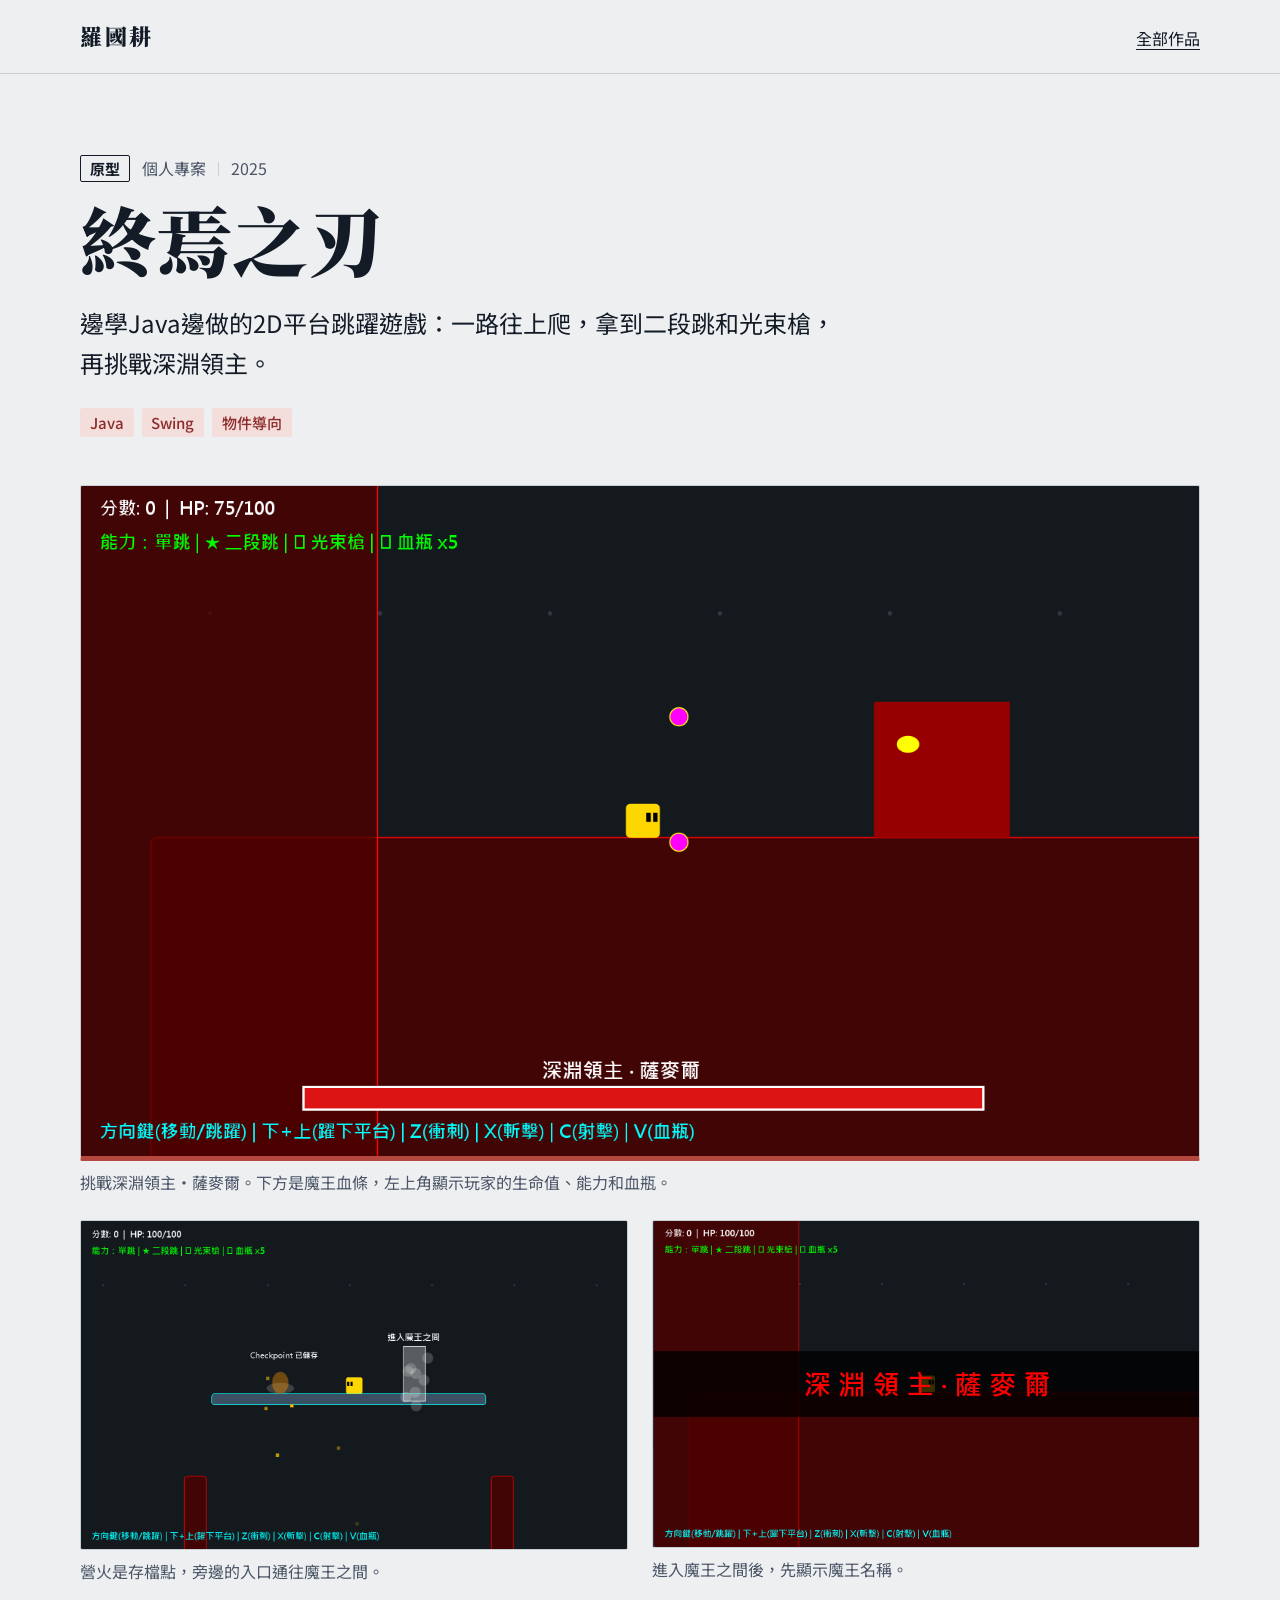
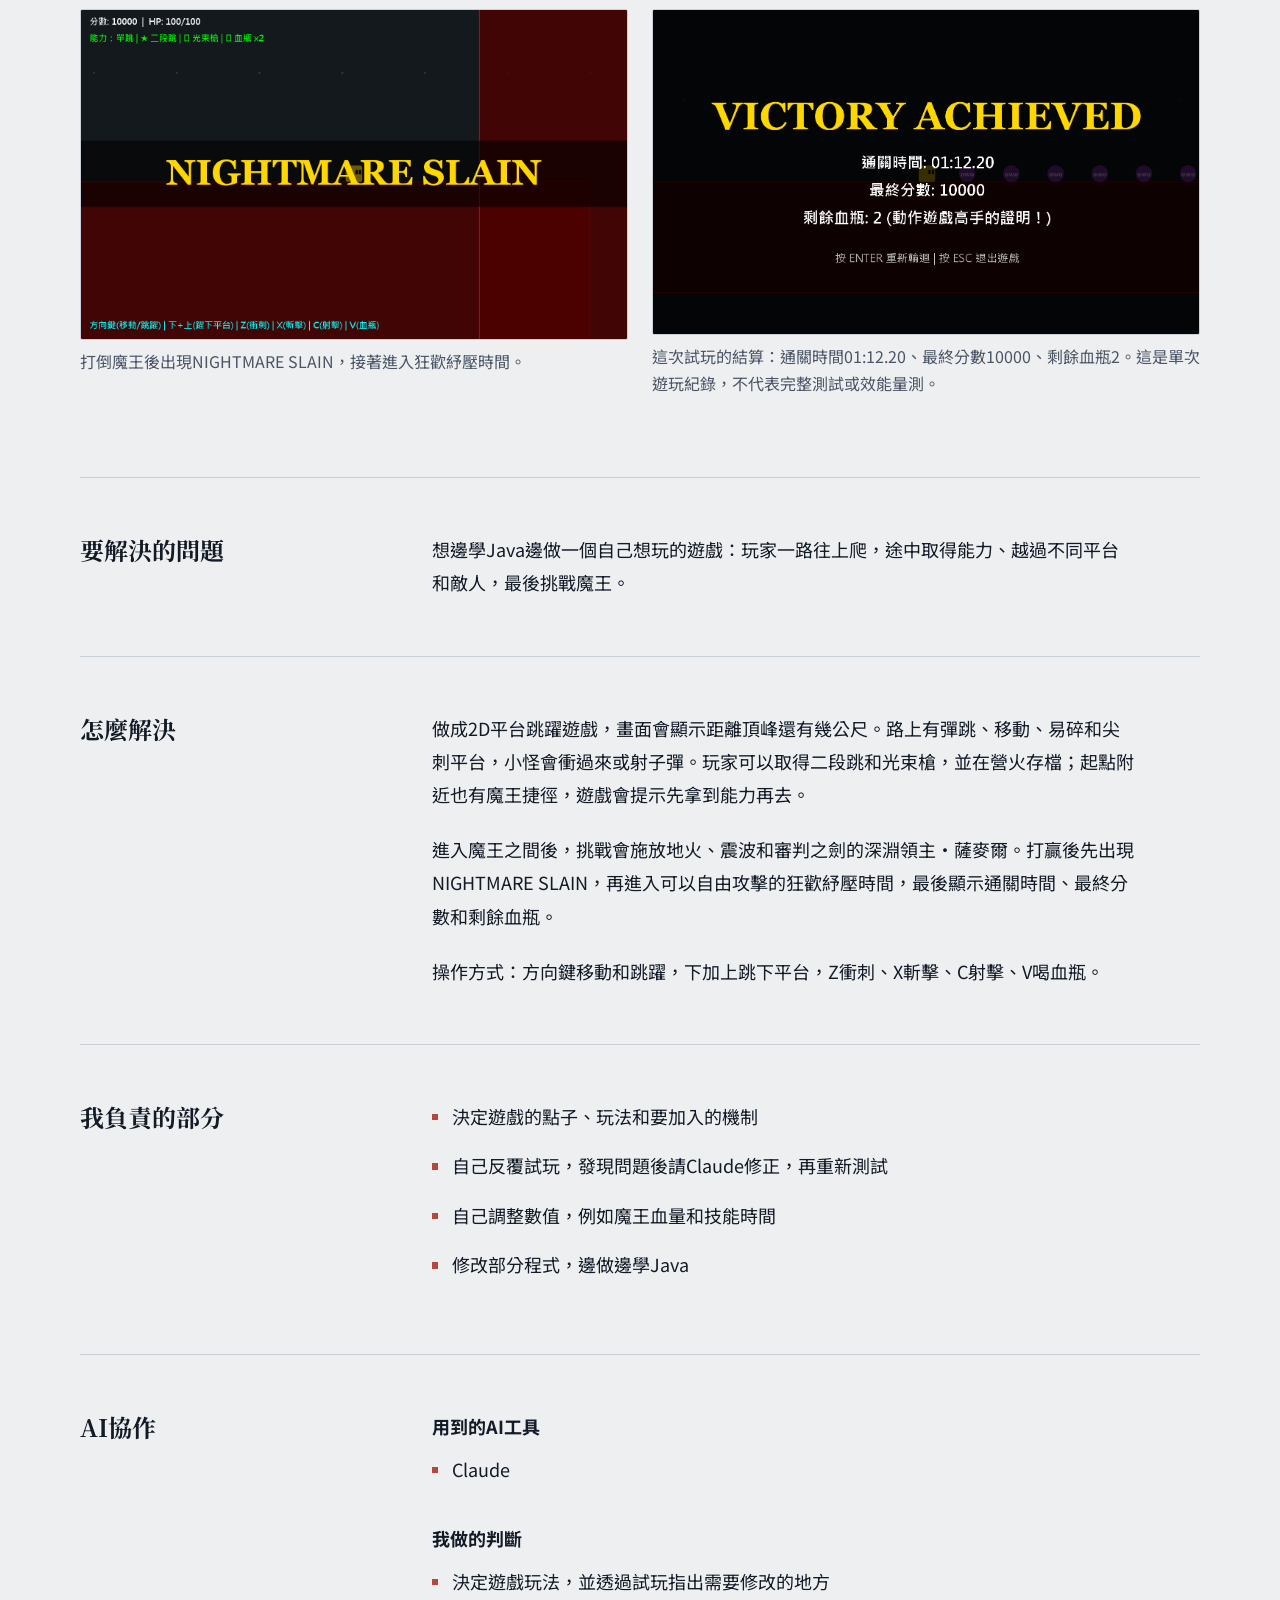
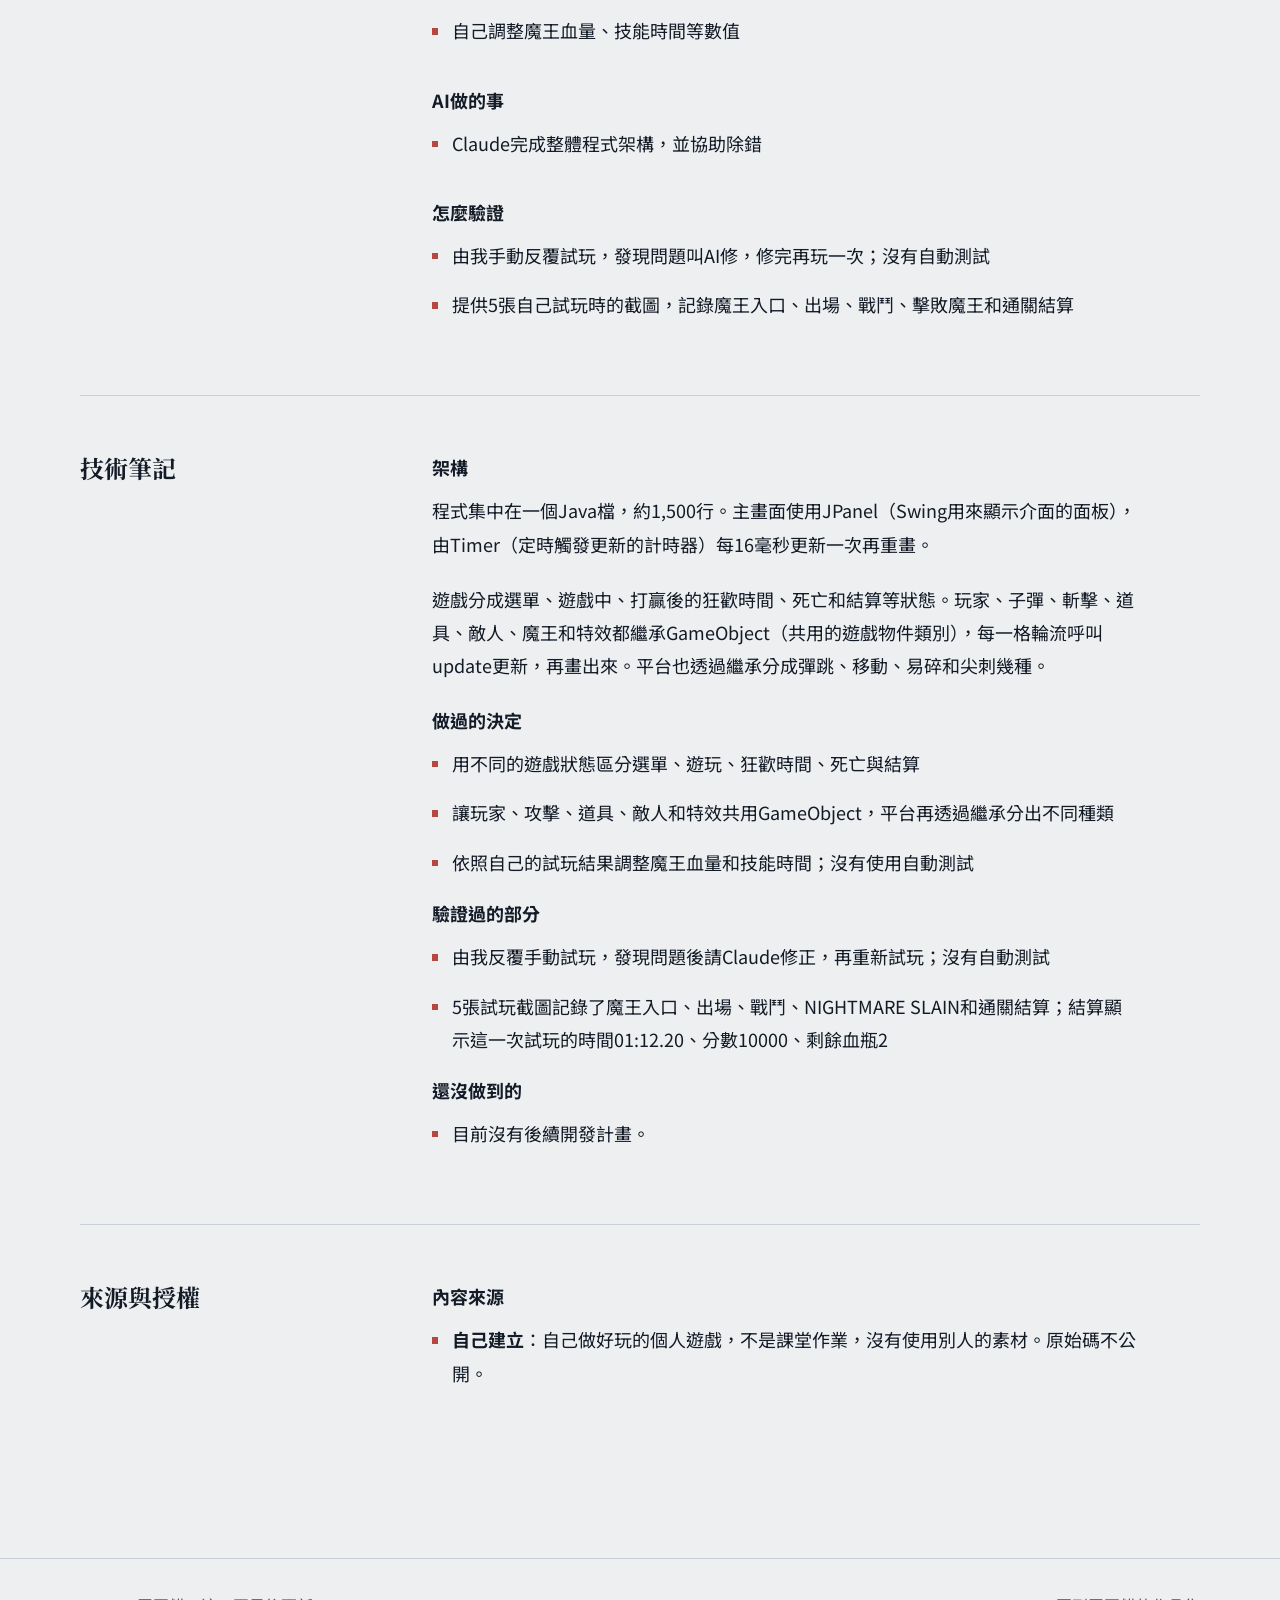
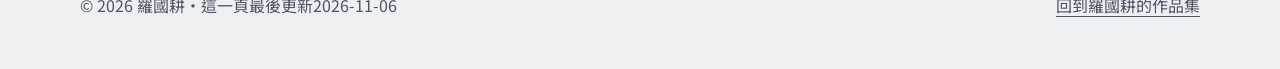
<file: works/my-dungeon-game/index.html>
<!doctype html>
<html lang="zh-Hant-TW">
<head>
<meta charset="utf-8">
<meta name="viewport" content="width=device-width, initial-scale=1">
<title>終焉之刃｜羅國耕</title>
<meta name="description" content="邊學Java邊做的2D平台跳躍遊戲：一路往上爬，拿到二段跳和光束槍，再挑戰深淵領主。">
<link rel="canonical" href="https://guogeng-lo.github.io/works/my-dungeon-game/">
<link rel="preconnect" href="https://fonts.googleapis.com">
<link rel="preconnect" href="https://fonts.gstatic.com" crossorigin>
<link rel="stylesheet" href="https://fonts.googleapis.com/css2?family=Noto+Sans+TC:wght@400;500;700&family=Noto+Serif+TC:wght@700;900&display=swap">
<link rel="stylesheet" href="../../assets/css/tokens.css">
<link rel="stylesheet" href="../../assets/css/style.css">
<script src="../../assets/js/reveal.js" defer></script>
</head>
<body class="work" data-accent="oxblood">
<a class="skip" href="#main">跳到內容</a>
<header class="topbar">
  <div class="wrap topbar-inner">
    <a class="wordmark" href="../../">羅國耕</a>
    <a class="back" href="../../#works">全部作品</a>
  </div>
</header>
<main id="main">
  <header class="work-head">
    <div class="wrap">
      <p class="meta"><span class="status status-prototype">原型</span><span>個人專案</span><span>2025</span></p>
      <h1 class="work-title">終焉之刃</h1>
      <p class="work-summary">邊學Java邊做的2D平台跳躍遊戲：一路往上爬，拿到二段跳和光束槍，再挑戰深淵領主。</p>
      <p class="chips"><span class="chip">Java</span><span class="chip">Swing</span><span class="chip">物件導向</span></p>
      <p class="actions"></p>
    </div>
  </header>
  <section class="results" aria-label="成果">
    <div class="wrap">
      <div class="gallery"><figure class="shot reveal"><img src="../../assets/img/my-dungeon-game/03-boss-fight.png" alt="魔王戰畫面：黃色玩家站在平台上，右側是紅色的深淵領主·薩麥爾，周圍有紫色子彈，下方顯示魔王血條，左上角玩家生命值為75/100" loading="eager"><figcaption>挑戰深淵領主·薩麥爾。下方是魔王血條，左上角顯示玩家的生命值、能力和血瓶。</figcaption></figure><figure class="shot reveal"><img src="../../assets/img/my-dungeon-game/01-boss-gate.png" alt="黃色玩家站在營火旁的平台上，左側顯示Checkpoint已儲存，右側的傳送門標示進入魔王之間" loading="lazy"><figcaption>營火是存檔點，旁邊的入口通往魔王之間。</figcaption></figure><figure class="shot reveal"><img src="../../assets/img/my-dungeon-game/02-boss-intro.png" alt="魔王出場畫面：深色平台場景中央以紅字顯示深淵領主·薩麥爾，左上角保留玩家生命值與能力資訊" loading="lazy"><figcaption>進入魔王之間後，先顯示魔王名稱。</figcaption></figure><figure class="shot reveal"><img src="../../assets/img/my-dungeon-game/04-nightmare-slain.png" alt="擊敗魔王後，畫面中央以黃色大字顯示NIGHTMARE SLAIN，左上角顯示分數10000、生命值100/100和剩餘血瓶2" loading="lazy"><figcaption>打倒魔王後出現NIGHTMARE SLAIN，接著進入狂歡紓壓時間。</figcaption></figure><figure class="shot reveal"><img src="../../assets/img/my-dungeon-game/05-victory.png" alt="通關結算畫面顯示VICTORY ACHIEVED、通關時間01:12.20、最終分數10000和剩餘血瓶2，下方提示按Enter重新輪迴或按Esc退出遊戲" loading="lazy"><figcaption>這次試玩的結算：通關時間01:12.20、最終分數10000、剩餘血瓶2。這是單次遊玩紀錄，不代表完整測試或效能量測。</figcaption></figure></div>
      
      
    </div>
  </section>
  <div class="details">
    <section class="section "><div class="wrap split"><h2 class="section-title">要解決的問題</h2><div class="section-body"><p>想邊學Java邊做一個自己想玩的遊戲：玩家一路往上爬，途中取得能力、越過不同平台和敵人，最後挑戰魔王。</p></div></div></section>
    <section class="section "><div class="wrap split"><h2 class="section-title">怎麼解決</h2><div class="section-body"><p>做成2D平台跳躍遊戲，畫面會顯示距離頂峰還有幾公尺。路上有彈跳、移動、易碎和尖刺平台，小怪會衝過來或射子彈。玩家可以取得二段跳和光束槍，並在營火存檔；起點附近也有魔王捷徑，遊戲會提示先拿到能力再去。</p><p>進入魔王之間後，挑戰會施放地火、震波和審判之劍的深淵領主·薩麥爾。打贏後先出現NIGHTMARE SLAIN，再進入可以自由攻擊的狂歡紓壓時間，最後顯示通關時間、最終分數和剩餘血瓶。</p><p>操作方式：方向鍵移動和跳躍，下加上跳下平台，Z衝刺、X斬擊、C射擊、V喝血瓶。</p></div></div></section>
    <section class="section "><div class="wrap split"><h2 class="section-title">我負責的部分</h2><div class="section-body"><ul class="list"><li>決定遊戲的點子、玩法和要加入的機制</li><li>自己反覆試玩，發現問題後請Claude修正，再重新測試</li><li>自己調整數值，例如魔王血量和技能時間</li><li>修改部分程式，邊做邊學Java</li></ul></div></div></section>
    <section class="section "><div class="wrap split"><h2 class="section-title">AI協作</h2><div class="section-body"><div class="groups"><div class="group"><h3>用到的AI工具</h3><ul class="list"><li>Claude</li></ul></div><div class="group"><h3>我做的判斷</h3><ul class="list"><li>決定遊戲玩法，並透過試玩指出需要修改的地方</li><li>自己調整魔王血量、技能時間等數值</li></ul></div><div class="group"><h3>AI做的事</h3><ul class="list"><li>Claude完成整體程式架構，並協助除錯</li></ul></div><div class="group"><h3>怎麼驗證</h3><ul class="list"><li>由我手動反覆試玩，發現問題叫AI修，修完再玩一次；沒有自動測試</li><li>提供5張自己試玩時的截圖，記錄魔王入口、出場、戰鬥、擊敗魔王和通關結算</li></ul></div></div></div></div></section>
    <section class="section "><div class="wrap split"><h2 class="section-title">技術筆記</h2><div class="section-body"><div class="group"><h3>架構</h3><p>程式集中在一個Java檔，約1,500行。主畫面使用JPanel（Swing用來顯示介面的面板），由Timer（定時觸發更新的計時器）每16毫秒更新一次再重畫。</p><p>遊戲分成選單、遊戲中、打贏後的狂歡時間、死亡和結算等狀態。玩家、子彈、斬擊、道具、敵人、魔王和特效都繼承GameObject（共用的遊戲物件類別），每一格輪流呼叫update更新，再畫出來。平台也透過繼承分成彈跳、移動、易碎和尖刺幾種。</p></div><div class="group"><h3>做過的決定</h3><ul class="list"><li>用不同的遊戲狀態區分選單、遊玩、狂歡時間、死亡與結算</li><li>讓玩家、攻擊、道具、敵人和特效共用GameObject，平台再透過繼承分出不同種類</li><li>依照自己的試玩結果調整魔王血量和技能時間；沒有使用自動測試</li></ul></div><div class="group"><h3>驗證過的部分</h3><ul class="list"><li>由我反覆手動試玩，發現問題後請Claude修正，再重新試玩；沒有自動測試</li><li>5張試玩截圖記錄了魔王入口、出場、戰鬥、NIGHTMARE SLAIN和通關結算；結算顯示這一次試玩的時間01:12.20、分數10000、剩餘血瓶2</li></ul></div><div class="group"><h3>還沒做到的</h3><ul class="list"><li>目前沒有後續開發計畫。</li></ul></div></div></div></section>
    <section class="section sources"><div class="wrap split"><h2 class="section-title">來源與授權</h2><div class="section-body"><h3>內容來源</h3><ul class="list"><li><strong>自己建立</strong>：自己做好玩的個人遊戲，不是課堂作業，沒有使用別人的素材。原始碼不公開。</li></ul></div></div></section>
  </div>
</main>
<footer class="footer">
  <div class="wrap">
    <p>© 2026 羅國耕・這一頁最後更新2026-11-06</p>
    <nav aria-label="作品集"><a href="../../">回到羅國耕的作品集</a></nav>
  </div>
</footer>
</body>
</html>
</file>
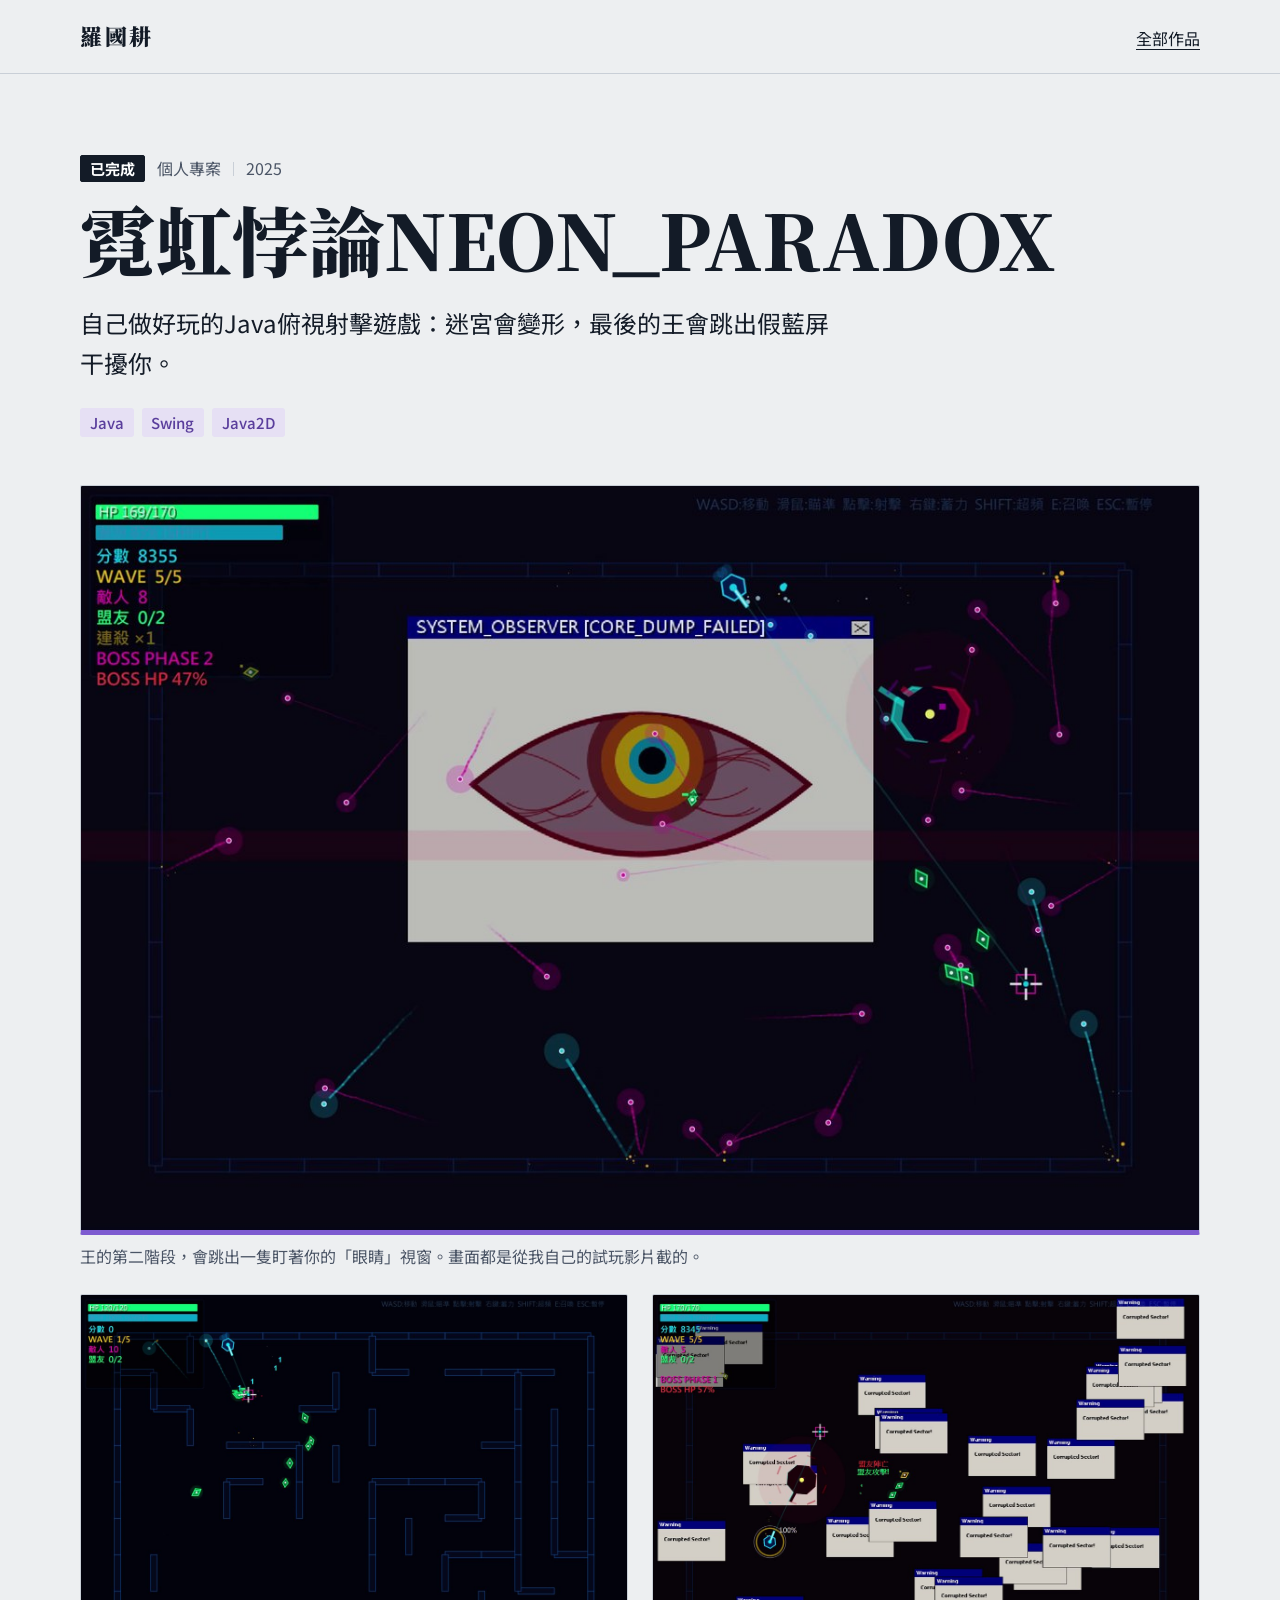
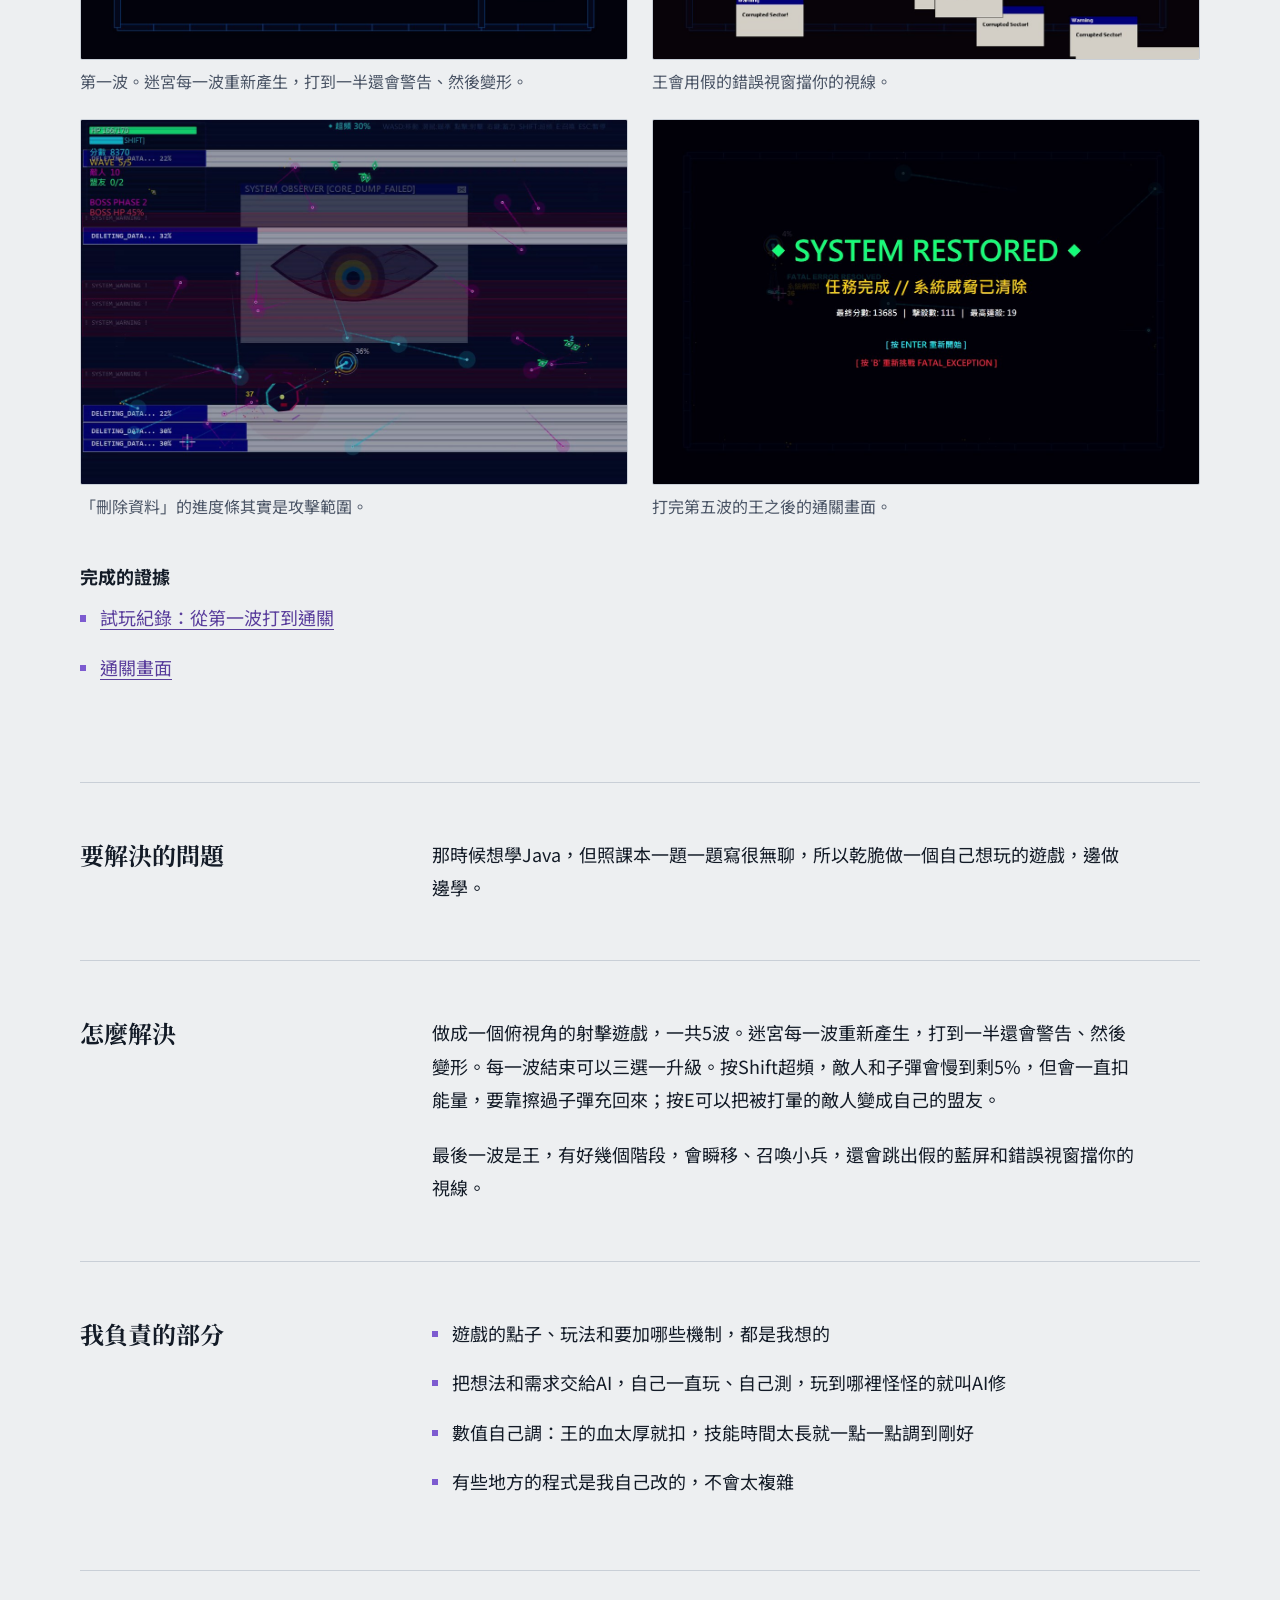
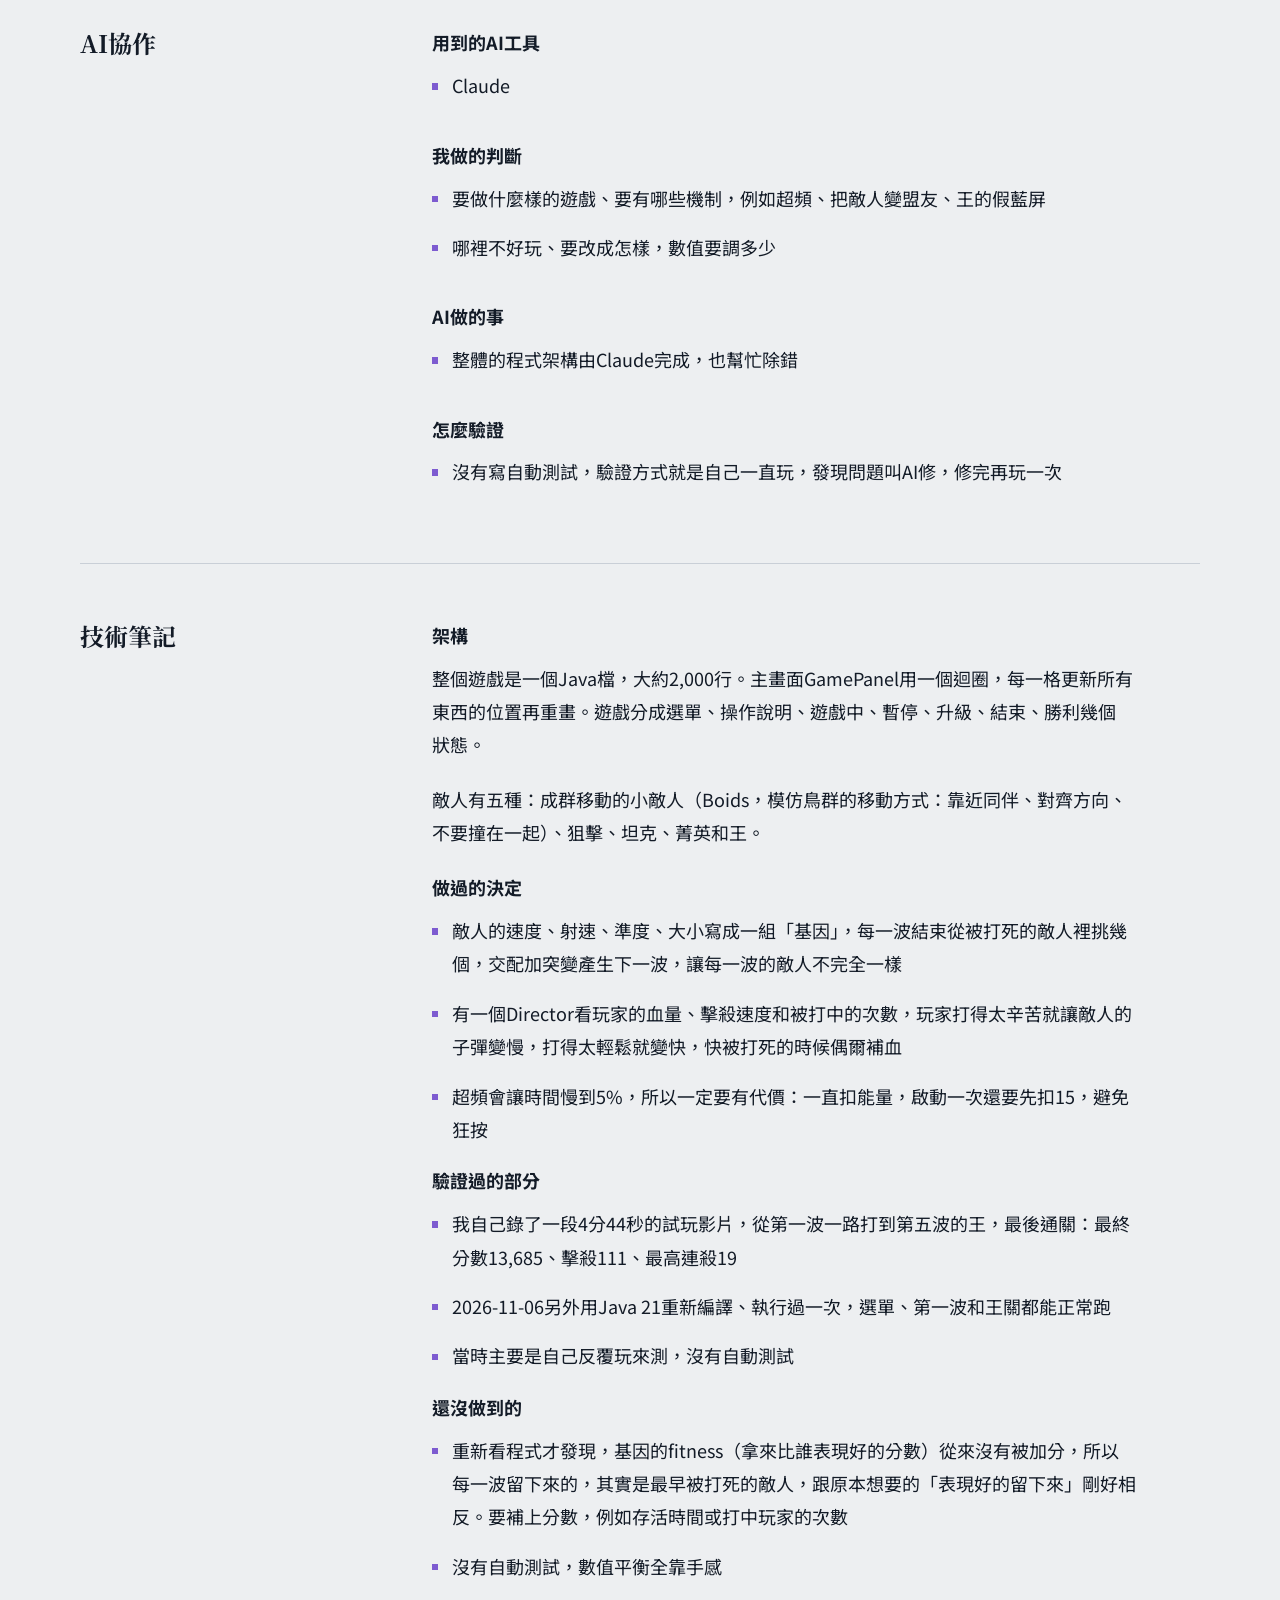
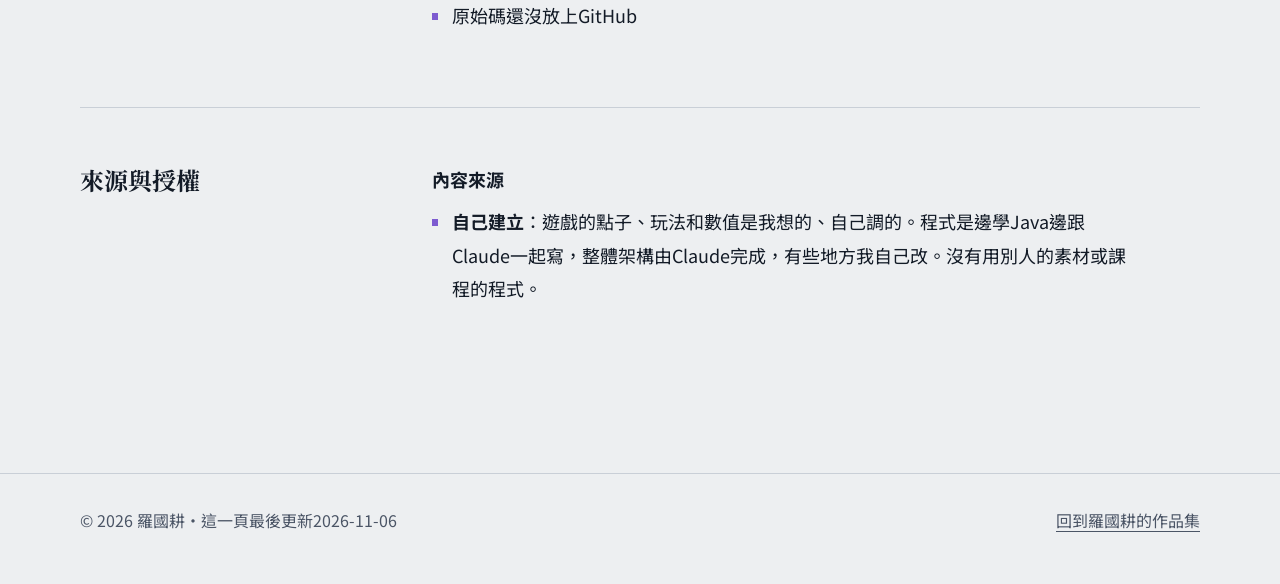
<file: works/neon-paradox/index.html>
<!doctype html>
<html lang="zh-Hant-TW">
<head>
<meta charset="utf-8">
<meta name="viewport" content="width=device-width, initial-scale=1">
<title>霓虹悖論NEON_PARADOX｜羅國耕</title>
<meta name="description" content="自己做好玩的Java俯視射擊遊戲：迷宮會變形，最後的王會跳出假藍屏干擾你。">
<link rel="canonical" href="https://guogeng-lo.github.io/works/neon-paradox/">
<link rel="preconnect" href="https://fonts.googleapis.com">
<link rel="preconnect" href="https://fonts.gstatic.com" crossorigin>
<link rel="stylesheet" href="https://fonts.googleapis.com/css2?family=Noto+Sans+TC:wght@400;500;700&family=Noto+Serif+TC:wght@700;900&display=swap">
<link rel="stylesheet" href="../../assets/css/tokens.css">
<link rel="stylesheet" href="../../assets/css/style.css">
<script src="../../assets/js/reveal.js" defer></script>
</head>
<body class="work" data-accent="violet">
<a class="skip" href="#main">跳到內容</a>
<header class="topbar">
  <div class="wrap topbar-inner">
    <a class="wordmark" href="../../">羅國耕</a>
    <a class="back" href="../../#works">全部作品</a>
  </div>
</header>
<main id="main">
  <header class="work-head">
    <div class="wrap">
      <p class="meta"><span class="status status-completed">已完成</span><span>個人專案</span><span>2025</span></p>
      <h1 class="work-title">霓虹悖論NEON_PARADOX</h1>
      <p class="work-summary">自己做好玩的Java俯視射擊遊戲：迷宮會變形，最後的王會跳出假藍屏干擾你。</p>
      <p class="chips"><span class="chip">Java</span><span class="chip">Swing</span><span class="chip">Java2D</span></p>
      <p class="actions"></p>
    </div>
  </header>
  <section class="results" aria-label="成果">
    <div class="wrap">
      <div class="gallery"><figure class="shot reveal"><img src="../../assets/img/neon-paradox/01-boss-observer.jpg" alt="王的第二階段：畫面中間跳出一個寫著SYSTEM_OBSERVER的假視窗，裡面是一隻彩色的大眼睛，玩家在旁邊射擊，左上顯示BOSS PHASE 2和王剩下的血量" loading="eager"><figcaption>王的第二階段，會跳出一隻盯著你的「眼睛」視窗。畫面都是從我自己的試玩影片截的。</figcaption></figure><figure class="shot reveal"><img src="../../assets/img/neon-paradox/02-wave1-maze.jpg" alt="第一波：深色背景上藍色線條的迷宮，玩家朝準星射擊，周圍有綠色菱形的小敵人" loading="lazy"><figcaption>第一波。迷宮每一波重新產生，打到一半還會警告、然後變形。</figcaption></figure><figure class="shot reveal"><img src="../../assets/img/neon-paradox/03-corrupted-sectors.jpg" alt="王的第一階段：畫面上跳出幾十個寫著Corrupted Sector!的仿Windows警告視窗，擋住大半個畫面，玩家在視窗之間找王的位置" loading="lazy"><figcaption>王會用假的錯誤視窗擋你的視線。</figcaption></figure><figure class="shot reveal"><img src="../../assets/img/neon-paradox/04-deleting-data.jpg" alt="王的攻擊：一條條寫著DELETING_DATA和百分比的進度條橫越畫面，後面是眼睛視窗" loading="lazy"><figcaption>「刪除資料」的進度條其實是攻擊範圍。</figcaption></figure><figure class="shot reveal"><img src="../../assets/img/neon-paradox/05-system-restored.jpg" alt="通關畫面：綠色的SYSTEM RESTORED，下面寫任務完成、系統威脅已清除，最終分數13685、擊殺數111、最高連殺19" loading="lazy"><figcaption>打完第五波的王之後的通關畫面。</figcaption></figure></div>
      
      <div class="evidence"><h3>完成的證據</h3><ul class="list"><li><a href="https://github.com/guogeng-lo/guogeng-lo.github.io/blob/main/docs/evidence/neon-paradox-run.md" rel="noopener">試玩紀錄：從第一波打到通關</a></li><li><a href="https://github.com/guogeng-lo/guogeng-lo.github.io/blob/main/assets/img/neon-paradox/05-system-restored.jpg" rel="noopener">通關畫面</a></li></ul></div>
    </div>
  </section>
  <div class="details">
    <section class="section "><div class="wrap split"><h2 class="section-title">要解決的問題</h2><div class="section-body"><p>那時候想學Java，但照課本一題一題寫很無聊，所以乾脆做一個自己想玩的遊戲，邊做邊學。</p></div></div></section>
    <section class="section "><div class="wrap split"><h2 class="section-title">怎麼解決</h2><div class="section-body"><p>做成一個俯視角的射擊遊戲，一共5波。迷宮每一波重新產生，打到一半還會警告、然後變形。每一波結束可以三選一升級。按Shift超頻，敵人和子彈會慢到剩5%，但會一直扣能量，要靠擦過子彈充回來；按E可以把被打暈的敵人變成自己的盟友。</p><p>最後一波是王，有好幾個階段，會瞬移、召喚小兵，還會跳出假的藍屏和錯誤視窗擋你的視線。</p></div></div></section>
    <section class="section "><div class="wrap split"><h2 class="section-title">我負責的部分</h2><div class="section-body"><ul class="list"><li>遊戲的點子、玩法和要加哪些機制，都是我想的</li><li>把想法和需求交給AI，自己一直玩、自己測，玩到哪裡怪怪的就叫AI修</li><li>數值自己調：王的血太厚就扣，技能時間太長就一點一點調到剛好</li><li>有些地方的程式是我自己改的，不會太複雜</li></ul></div></div></section>
    <section class="section "><div class="wrap split"><h2 class="section-title">AI協作</h2><div class="section-body"><div class="groups"><div class="group"><h3>用到的AI工具</h3><ul class="list"><li>Claude</li></ul></div><div class="group"><h3>我做的判斷</h3><ul class="list"><li>要做什麼樣的遊戲、要有哪些機制，例如超頻、把敵人變盟友、王的假藍屏</li><li>哪裡不好玩、要改成怎樣，數值要調多少</li></ul></div><div class="group"><h3>AI做的事</h3><ul class="list"><li>整體的程式架構由Claude完成，也幫忙除錯</li></ul></div><div class="group"><h3>怎麼驗證</h3><ul class="list"><li>沒有寫自動測試，驗證方式就是自己一直玩，發現問題叫AI修，修完再玩一次</li></ul></div></div></div></div></section>
    <section class="section "><div class="wrap split"><h2 class="section-title">技術筆記</h2><div class="section-body"><div class="group"><h3>架構</h3><p>整個遊戲是一個Java檔，大約2,000行。主畫面GamePanel用一個迴圈，每一格更新所有東西的位置再重畫。遊戲分成選單、操作說明、遊戲中、暫停、升級、結束、勝利幾個狀態。</p><p>敵人有五種：成群移動的小敵人（Boids，模仿鳥群的移動方式：靠近同伴、對齊方向、不要撞在一起）、狙擊、坦克、菁英和王。</p></div><div class="group"><h3>做過的決定</h3><ul class="list"><li>敵人的速度、射速、準度、大小寫成一組「基因」，每一波結束從被打死的敵人裡挑幾個，交配加突變產生下一波，讓每一波的敵人不完全一樣</li><li>有一個Director看玩家的血量、擊殺速度和被打中的次數，玩家打得太辛苦就讓敵人的子彈變慢，打得太輕鬆就變快，快被打死的時候偶爾補血</li><li>超頻會讓時間慢到5%，所以一定要有代價：一直扣能量，啟動一次還要先扣15，避免狂按</li></ul></div><div class="group"><h3>驗證過的部分</h3><ul class="list"><li>我自己錄了一段4分44秒的試玩影片，從第一波一路打到第五波的王，最後通關：最終分數13,685、擊殺111、最高連殺19</li><li>2026-11-06另外用Java 21重新編譯、執行過一次，選單、第一波和王關都能正常跑</li><li>當時主要是自己反覆玩來測，沒有自動測試</li></ul></div><div class="group"><h3>還沒做到的</h3><ul class="list"><li>重新看程式才發現，基因的fitness（拿來比誰表現好的分數）從來沒有被加分，所以每一波留下來的，其實是最早被打死的敵人，跟原本想要的「表現好的留下來」剛好相反。要補上分數，例如存活時間或打中玩家的次數</li><li>沒有自動測試，數值平衡全靠手感</li><li>原始碼還沒放上GitHub</li></ul></div></div></div></section>
    <section class="section sources"><div class="wrap split"><h2 class="section-title">來源與授權</h2><div class="section-body"><h3>內容來源</h3><ul class="list"><li><strong>自己建立</strong>：遊戲的點子、玩法和數值是我想的、自己調的。程式是邊學Java邊跟Claude一起寫，整體架構由Claude完成，有些地方我自己改。沒有用別人的素材或課程的程式。</li></ul></div></div></section>
  </div>
</main>
<footer class="footer">
  <div class="wrap">
    <p>© 2026 羅國耕・這一頁最後更新2026-11-06</p>
    <nav aria-label="作品集"><a href="../../">回到羅國耕的作品集</a></nav>
  </div>
</footer>
</body>
</html>
</file>
<file: assets/css/tokens.css>
:root {
  --bg: #EDEFF1;
  --hero-bg: #0D1420;
  --hero-muted: #9DA8B9;
  --hero-text: #EDF0F5;
  --line: #C9CFD7;
  --muted: #4B5566;
  --surface: #FFFFFF;
  --text: #131B27;
}

[data-accent="lamp"] {
  --accent-text: #8A4B00;
  --accent-tag: #F4E3C6;
  --accent-decor: #D9902B;
}

[data-accent="mask"] {
  --accent-text: #0B655D;
  --accent-tag: #D5ECE8;
  --accent-decor: #2E9C8C;
}

[data-accent="oxblood"] {
  --accent-text: #8E2C2C;
  --accent-tag: #F3DEDB;
  --accent-decor: #B5473F;
}

[data-accent="violet"] {
  --accent-text: #5A3E9C;
  --accent-tag: #E6E0F4;
  --accent-decor: #7D5BD0;
}
</file>
<file: assets/css/style.css>
:root {
  --serif: "Noto Serif TC", "Noto Serif CJK TC", "Source Han Serif TC", "PMingLiU", serif;
  --sans: "Noto Sans TC", "Noto Sans CJK TC", "Microsoft JhengHei", "PingFang TC", sans-serif;
  --gutter: clamp(1rem, 4vw, 3rem);
  --max: 76rem;
}

*, *::before, *::after { box-sizing: border-box; }

html { -webkit-text-size-adjust: 100%; scroll-behavior: smooth; }

body {
  margin: 0;
  background: var(--bg);
  color: var(--text);
  font-family: var(--sans);
  font-size: 1.125rem;
  line-height: 1.85;
  line-break: strict;
  text-rendering: optimizeLegibility;
}

img { display: block; max-width: 100%; height: auto; }

a { color: inherit; text-underline-offset: 0.22em; text-decoration-thickness: 1px; }
a:hover { text-decoration-thickness: 2px; }

:focus-visible { outline: 3px solid var(--text); outline-offset: 3px; }

p { margin: 0 0 1em; text-wrap: pretty; }

.skip {
  position: absolute;
  left: var(--gutter);
  top: -4rem;
  z-index: 10;
  padding: 0.5rem 1rem;
  background: var(--surface);
  color: var(--text);
}
.skip:focus { top: 1rem; }

.wrap { max-width: var(--max); margin: 0 auto; padding: 0 var(--gutter); }

.hero {
  display: flex;
  min-height: 92svh;
  background: var(--hero-bg);
  color: var(--hero-text);
}
.hero :focus-visible { outline-color: var(--hero-text); }

.hero-inner {
  display: grid;
  grid-template-columns: minmax(0, 1fr) auto;
  gap: clamp(2rem, 6vw, 6rem);
  width: 100%;
  max-width: var(--max);
  margin: 0 auto;
  padding: clamp(2.5rem, 7vh, 5rem) var(--gutter);
}

.hero-name {
  grid-column: 2;
  grid-row: 1;
  display: flex;
  flex-direction: row-reverse;
  align-items: flex-start;
  gap: 1.25rem;
  margin: 0;
  font-weight: 900;
}
.name-zh {
  writing-mode: vertical-rl;
  font-family: var(--serif);
  font-size: clamp(5.5rem, 22vh, 13.5rem);
  line-height: 1.25;
  letter-spacing: 0.08em;
}
.name-en {
  writing-mode: vertical-rl;
  padding-top: 0.5rem;
  color: var(--hero-muted);
  font-family: var(--sans);
  font-size: 0.9375rem;
  font-weight: 500;
  letter-spacing: 0.32em;
}

.hero-text {
  grid-column: 1;
  grid-row: 1;
  align-self: end;
  max-width: 36rem;
}
.hero-tagline {
  margin: 0 0 1.5rem;
  font-family: var(--serif);
  font-size: clamp(2.25rem, 5vw, 4rem);
  font-weight: 700;
  line-height: 1.3;
}
.hero-intro p { margin: 0 0 1.75rem; color: var(--hero-muted); }
.hero-links { display: flex; flex-wrap: wrap; gap: 0.5rem 1.75rem; }
.hero-links a { color: var(--hero-text); }

@media (prefers-reduced-motion: no-preference) {
  .name-zh, .name-en, .hero-tagline, .hero-intro, .hero-links {
    animation: rise 0.4s ease-out both;
  }
  .name-en { animation-delay: 0.1s; }
  .hero-tagline { animation-delay: 0.2s; }
  .hero-intro { animation-delay: 0.3s; }
  .hero-links { animation-delay: 0.4s; }
}
@keyframes rise {
  from { opacity: 0; transform: translateY(0.75rem); }
  to { opacity: 1; transform: none; }
}

.section { padding: clamp(3rem, 8vw, 6rem) 0; }

.section-title {
  margin: 0 0 2rem;
  font-family: var(--serif);
  font-size: 1.75rem;
  font-weight: 700;
  line-height: 1.4;
}

.meta {
  display: flex;
  flex-wrap: wrap;
  align-items: center;
  gap: 0.25rem 0.75rem;
  margin: 0 0 0.75rem;
  color: var(--muted);
  font-size: 1rem;
}
.meta > span:not(.status) + span::before {
  content: "";
  display: inline-block;
  width: 1px;
  height: 0.9em;
  margin-right: 0.75rem;
  background: var(--line);
  vertical-align: -0.1em;
}

.status {
  display: inline-block;
  padding: 0 0.6em;
  border: 1.5px solid var(--text);
  border-radius: 2px;
  color: var(--text);
  font-size: 0.9375rem;
  font-weight: 700;
  line-height: 1.7;
}
.status-completed { background: var(--text); color: var(--surface); }
.status-in_progress { border-style: dashed; }

.chips { display: flex; flex-wrap: wrap; gap: 0.5rem; margin: 0; }
.chip {
  padding: 0.15em 0.65em;
  border-radius: 3px;
  background: var(--accent-tag);
  color: var(--accent-text);
  font-size: 0.9375rem;
  font-weight: 500;
  line-height: 1.6;
}

.work-list { display: grid; gap: clamp(3.5rem, 8vw, 6.5rem); }

.card-link {
  display: grid;
  grid-template-columns: minmax(0, 7fr) minmax(0, 5fr);
  gap: clamp(1.5rem, 4vw, 3.5rem);
  align-items: center;
  text-decoration: none;
}
.card-image {
  aspect-ratio: 16 / 10;
  margin: 0;
  overflow: hidden;
  border: 1px solid var(--line);
  border-bottom: 5px solid var(--accent-decor);
  background: var(--surface);
}
.card-image img { width: 100%; height: 100%; object-fit: cover; object-position: top left; }
.card-title {
  margin: 0 0 1rem;
  font-family: var(--serif);
  font-size: clamp(2rem, 3.4vw, 2.75rem);
  font-weight: 900;
  line-height: 1.25;
}
.card-link:hover .card-title { text-decoration: underline; text-decoration-thickness: 2px; text-underline-offset: 0.18em; }
.card-summary { margin: 0 0 1.25rem; font-size: clamp(1.125rem, 1.5vw, 1.3125rem); line-height: 1.8; }

.topbar { border-bottom: 1px solid var(--line); background: var(--bg); }
.topbar-inner {
  display: flex;
  align-items: baseline;
  justify-content: space-between;
  gap: 1rem;
  padding-top: 1rem;
  padding-bottom: 1rem;
}
.wordmark {
  font-family: var(--serif);
  font-size: 1.375rem;
  font-weight: 900;
  letter-spacing: 0.12em;
  text-decoration: none;
}
.back { font-size: 1rem; }

.work-head { padding: clamp(2.5rem, 7vw, 5rem) 0 clamp(2rem, 5vw, 3rem); }
.work-title {
  margin: 0.5rem 0 1.25rem;
  font-family: var(--serif);
  font-size: clamp(2.5rem, 6.5vw, 4.75rem);
  font-weight: 900;
  line-height: 1.15;
}
.work-summary { max-width: 48rem; margin-bottom: 1.5rem; font-size: clamp(1.25rem, 2vw, 1.5rem); line-height: 1.7; }

.actions { display: flex; flex-wrap: wrap; gap: 0.75rem; margin: 1.75rem 0 0; }
.actions:empty { display: none; }
.button {
  display: inline-block;
  padding: 0.55em 1.2em;
  border: 1.5px solid var(--text);
  border-radius: 2px;
  font-weight: 700;
  line-height: 1.5;
  text-decoration: none;
}
.button:hover { background: var(--text); color: var(--surface); }

.results { padding-bottom: clamp(3rem, 7vw, 5rem); }

.gallery { display: grid; grid-template-columns: repeat(2, minmax(0, 1fr)); gap: 1.5rem; align-items: start; }
.shot { margin: 0; }
.shot:first-child { grid-column: 1 / -1; }
.shot img { width: 100%; border: 1px solid var(--line); border-radius: 2px; background: var(--surface); }
.shot:first-child img { border-bottom: 5px solid var(--accent-decor); }
.shot figcaption { margin-top: 0.5rem; color: var(--muted); font-size: 1rem; line-height: 1.7; }

.metrics {
  display: grid;
  grid-template-columns: repeat(auto-fit, minmax(16rem, 1fr));
  gap: 2rem 3rem;
  margin-top: clamp(2.5rem, 6vw, 4rem);
}
.metric { padding-top: 1rem; border-top: 3px solid var(--accent-decor); }
.metric p { margin: 0; }
.metric-value {
  color: var(--accent-text);
  font-family: var(--serif);
  font-size: clamp(1.75rem, 2.6vw, 2.25rem);
  font-weight: 900;
  line-height: 1.3;
}
.metric-label { margin-top: 0.15rem; font-weight: 700; }
.metric-condition { margin-top: 0.4rem; color: var(--muted); font-size: 1rem; line-height: 1.75; }
.metric-source { margin-top: 0.4rem; font-size: 1rem; }
.metric-source a, .evidence a { color: var(--accent-text); }

.evidence { margin-top: 2.5rem; }
.evidence h3 { margin: 0 0 0.5rem; font-size: 1.125rem; }

.details .section { padding: 0; }
.details { padding-bottom: clamp(3rem, 8vw, 6rem); }

.split {
  display: grid;
  grid-template-columns: minmax(0, 3fr) minmax(0, 8fr);
  gap: 1rem clamp(2rem, 5vw, 4rem);
  padding-top: clamp(2.5rem, 6vw, 3.5rem);
  padding-bottom: clamp(2.5rem, 6vw, 3.5rem);
  background: linear-gradient(var(--line), var(--line)) no-repeat;
  background-size: calc(100% - 2 * var(--gutter)) 1px;
  background-position: var(--gutter) 0;
}
.split .section-title { margin: 0; font-size: 1.5rem; }
.section-body { max-width: 44rem; }
.section-body > :last-child { margin-bottom: 0; }
.section-body h3 { margin: 2.25rem 0 0.6rem; font-size: 1.125rem; }
.section-body p { margin-bottom: 1.2em; }
.section-body h3:first-child { margin-top: 0; }
.groups .group + .group { margin-top: 2.25rem; }
.groups h3 { margin-top: 0; }

.list { margin: 0 0 1em; padding: 0; list-style: none; }
.list li { position: relative; margin-bottom: 0.9em; padding-left: 1.25rem; }
.list li::before {
  content: "";
  position: absolute;
  top: 0.78em;
  left: 0;
  width: 0.4rem;
  height: 0.4rem;
  background: var(--accent-decor, var(--muted));
}
.list p { margin: 0; }
.credit-name { font-weight: 700; }
.muted { color: var(--muted); }

.footer { padding: 2rem 0 3rem; border-top: 1px solid var(--line); color: var(--muted); font-size: 1rem; }
.footer .wrap { display: flex; flex-wrap: wrap; justify-content: space-between; gap: 0.5rem 2rem; }
.footer p { margin: 0; }
.footer nav { display: flex; flex-wrap: wrap; gap: 0.5rem 1.5rem; }

.js-reveal .reveal { opacity: 0; transform: translateY(0.75rem); transition: opacity 0.4s ease-out, transform 0.4s ease-out; }
.js-reveal .reveal.is-in { opacity: 1; transform: none; }

@media print {
  .js-reveal .reveal { opacity: 1; transform: none; }
}

@media (max-width: 760px) {
  body { font-size: 1.0625rem; }
  .hero { min-height: auto; }
  .hero-inner { grid-template-columns: 1fr; gap: 2rem; padding-top: 3rem; padding-bottom: 3rem; }
  .hero-name { grid-column: 1; flex-direction: column; gap: 0.25rem; }
  .name-zh, .name-en { writing-mode: horizontal-tb; }
  .name-zh { font-size: clamp(3.75rem, 19vw, 5rem); line-height: 1.2; letter-spacing: 0.12em; }
  .name-en { padding-top: 0; letter-spacing: 0.2em; }
  .hero-text { grid-row: 2; }
  .hero-tagline { font-size: clamp(2rem, 9vw, 2.5rem); }
  .card-link { grid-template-columns: 1fr; gap: 1.25rem; }
  .gallery { grid-template-columns: 1fr; }
  .split { grid-template-columns: 1fr; gap: 0.75rem; }
  .footer .wrap { flex-direction: column; }
}
</file>
